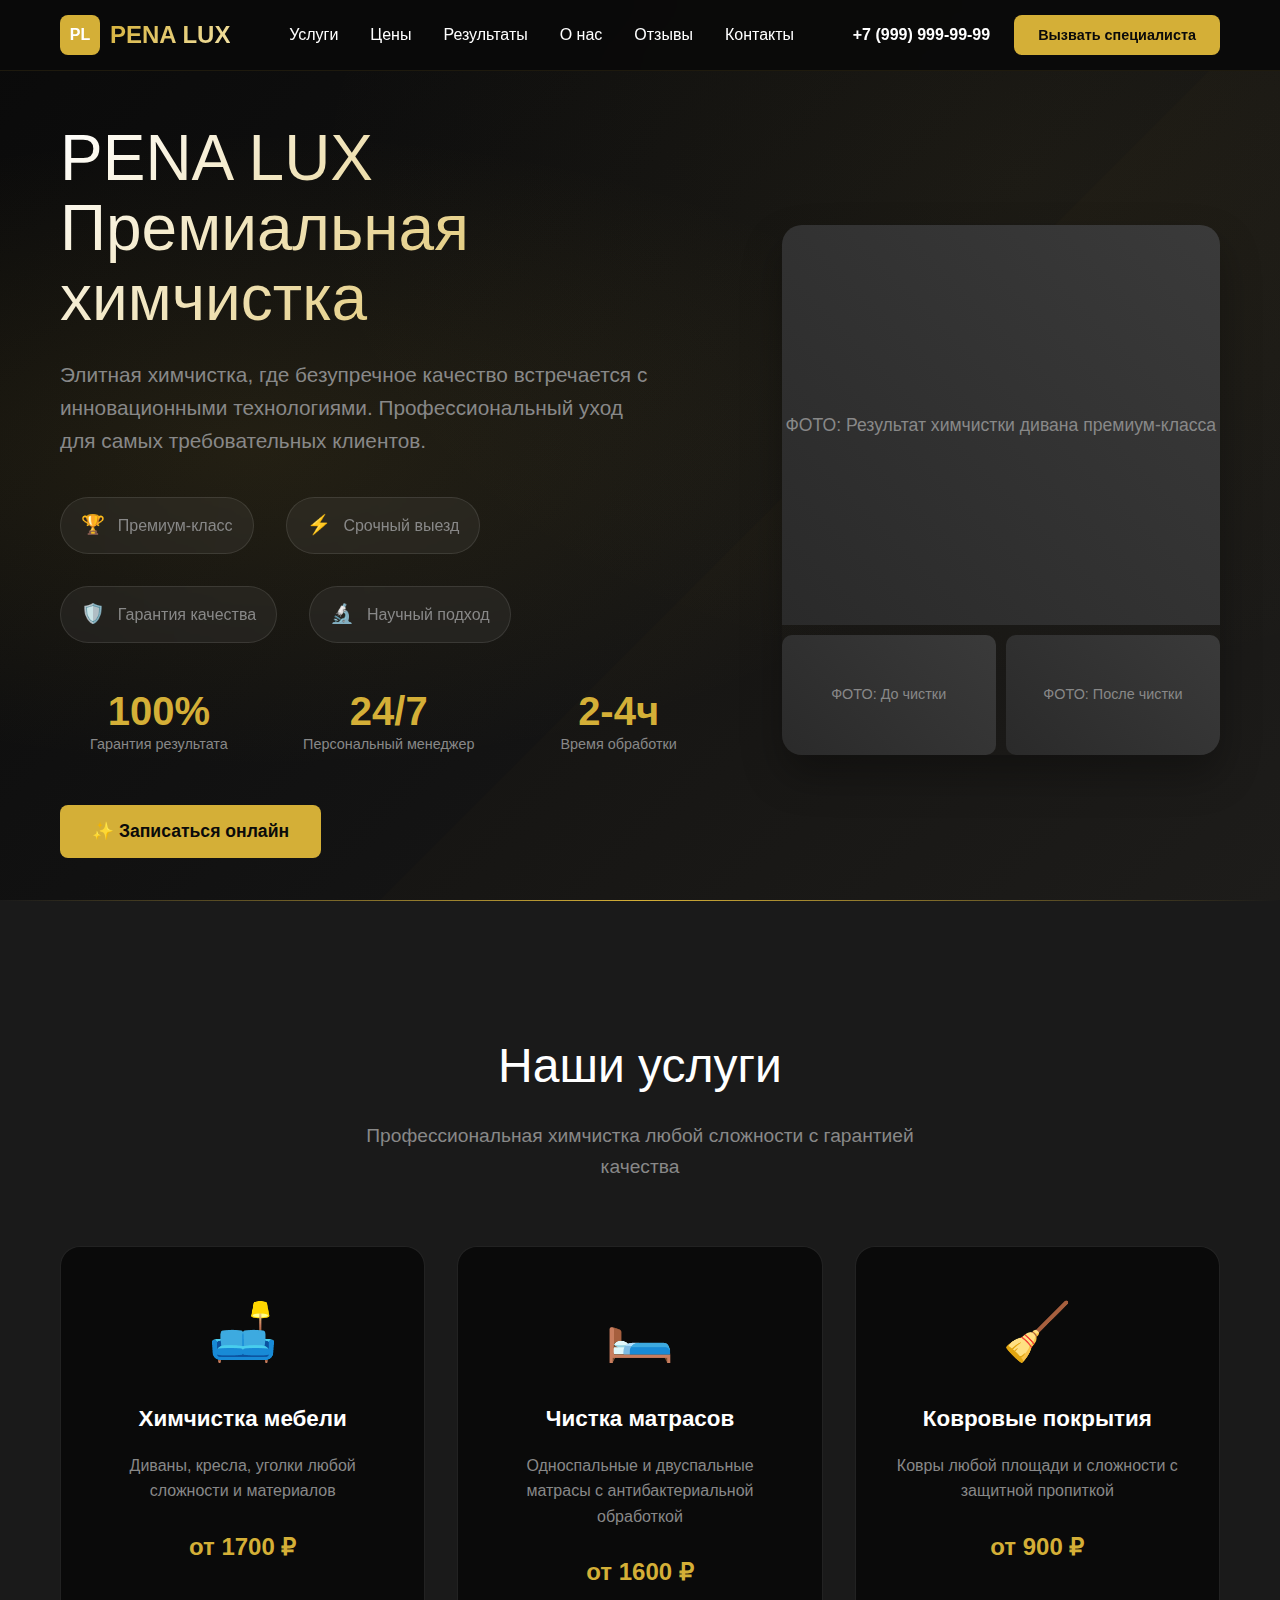
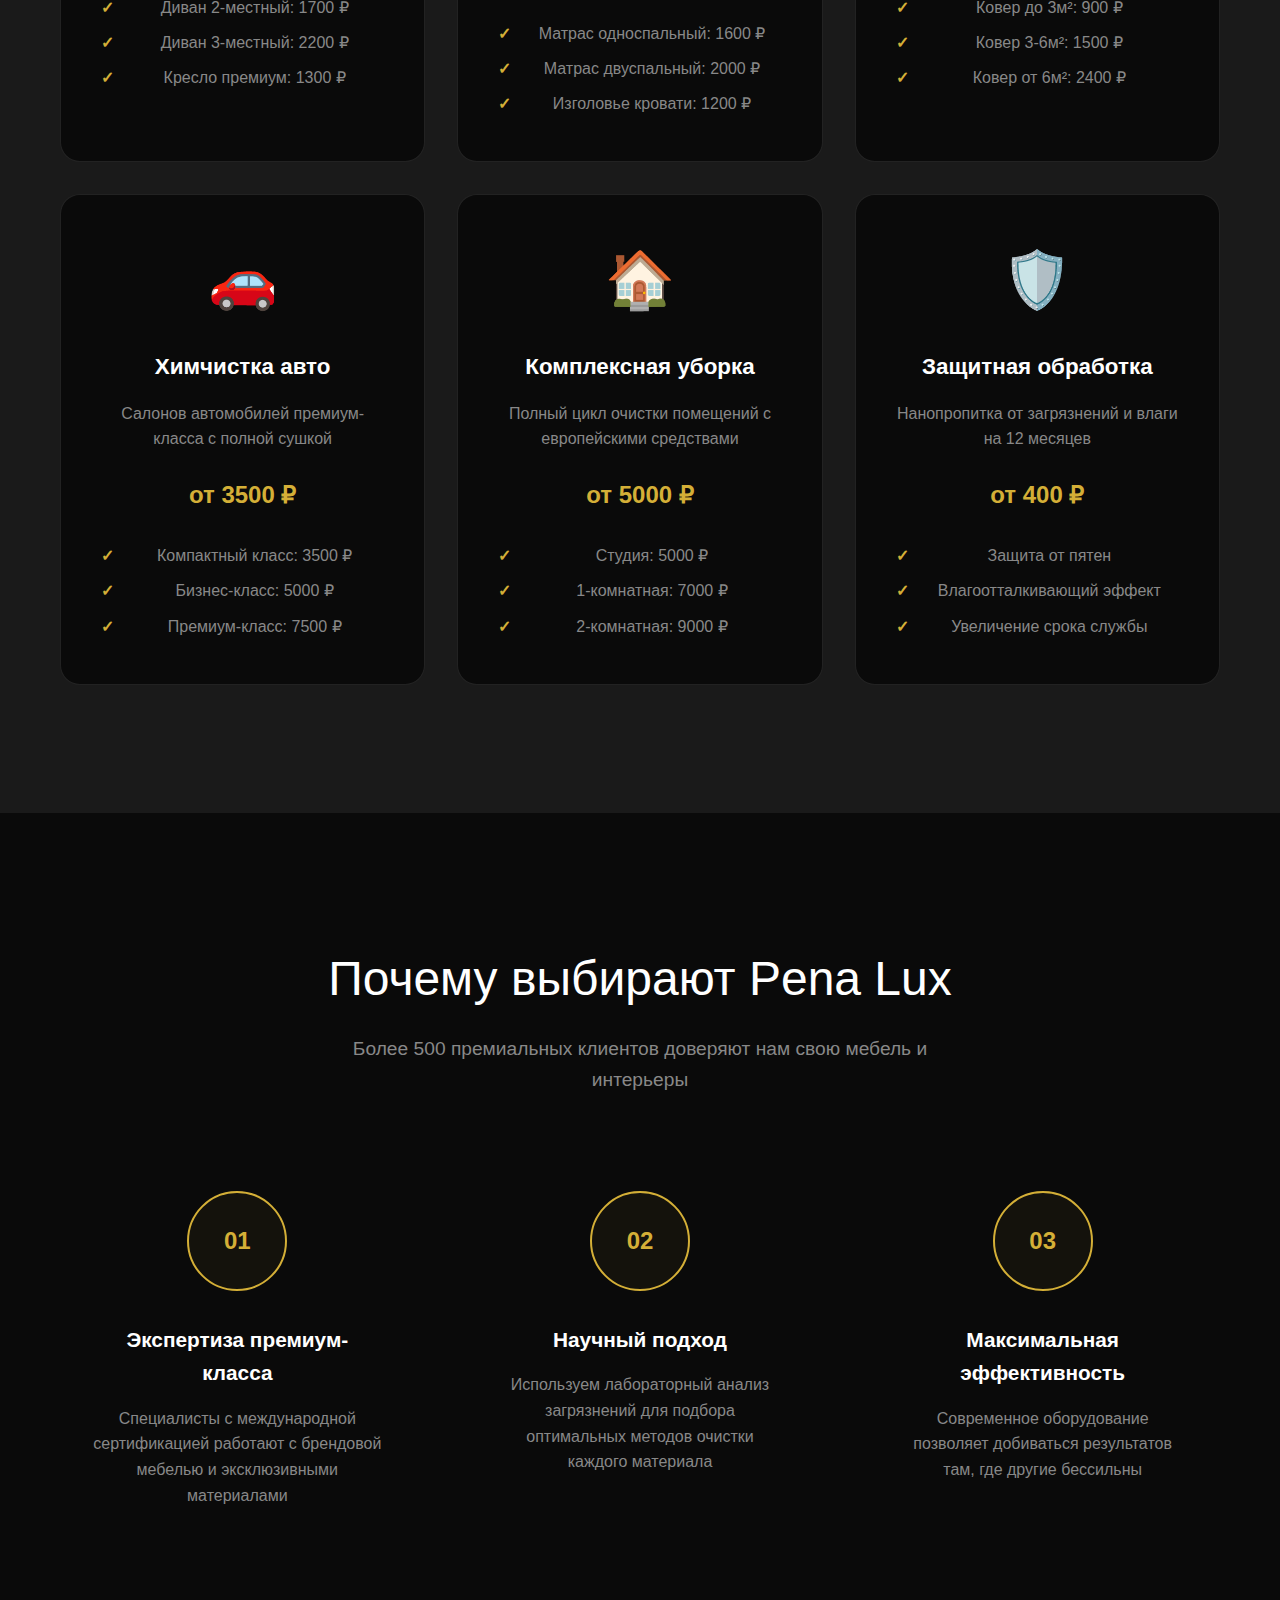
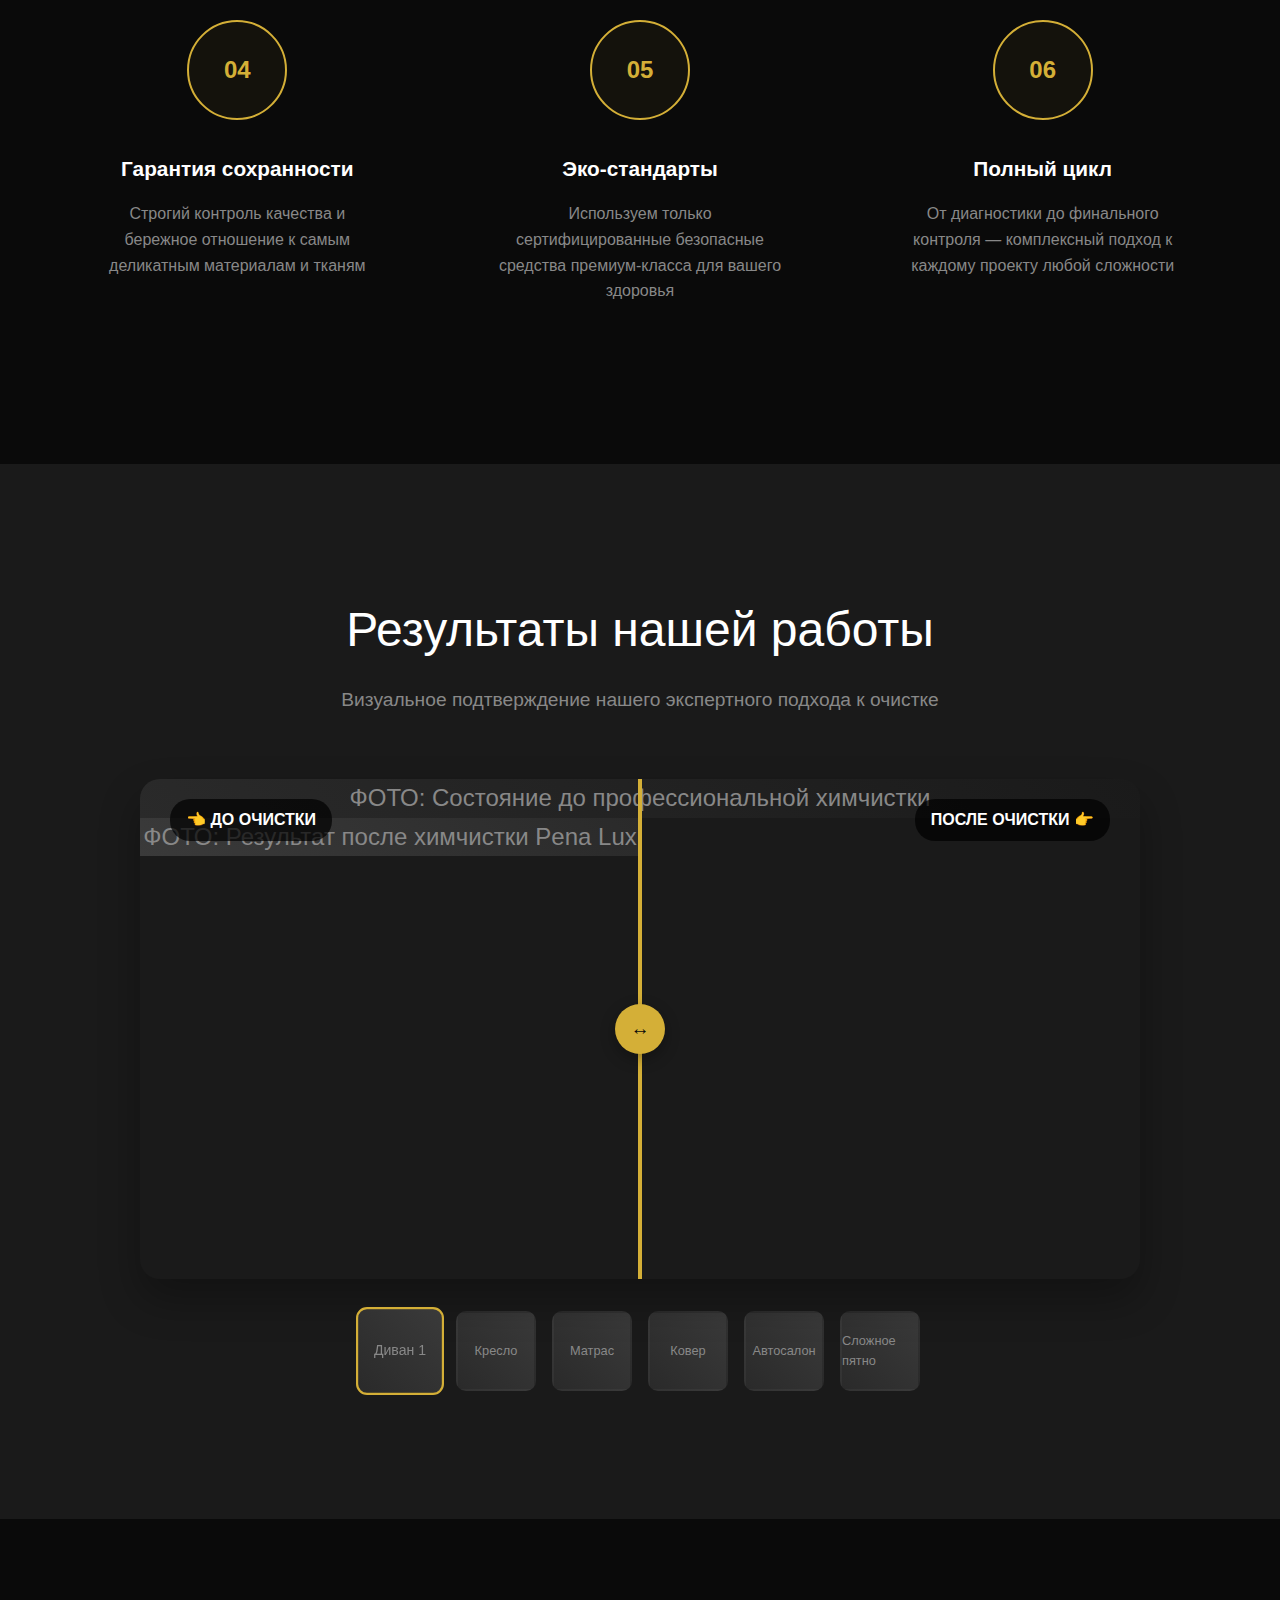
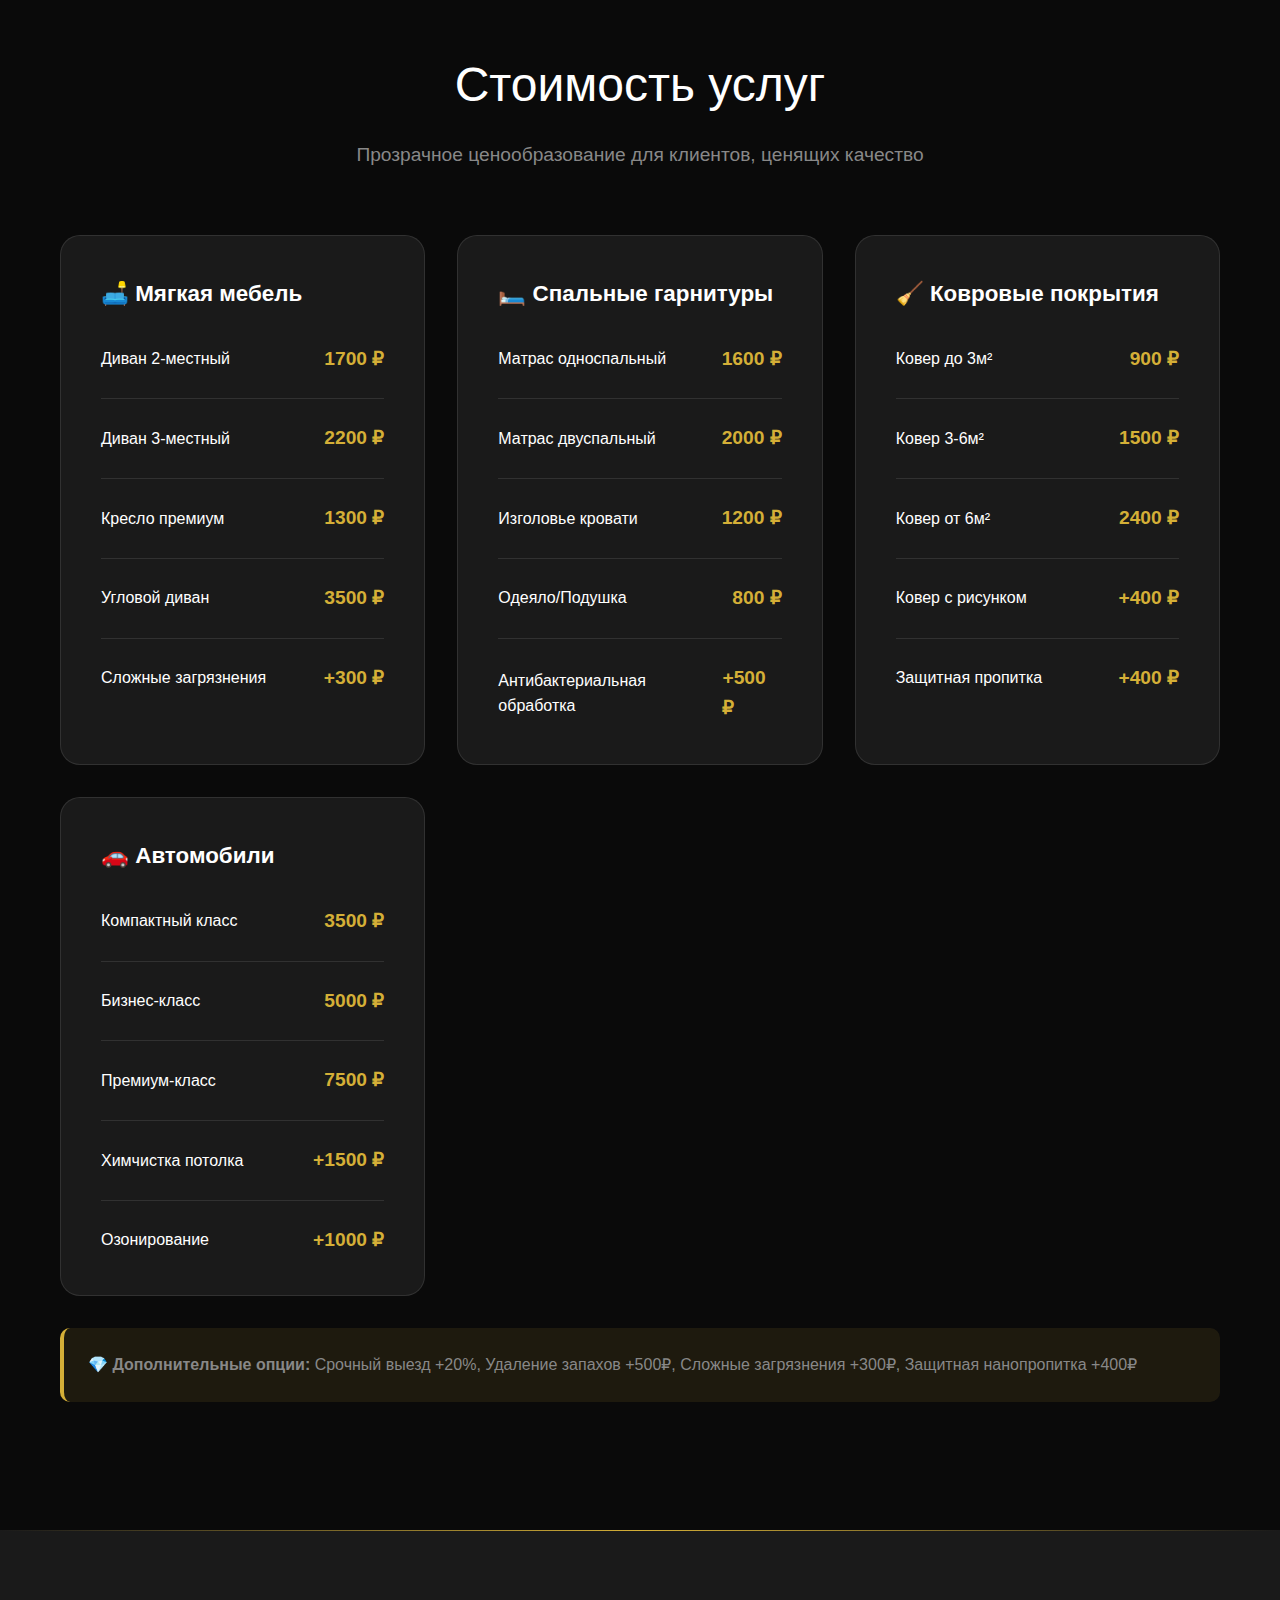
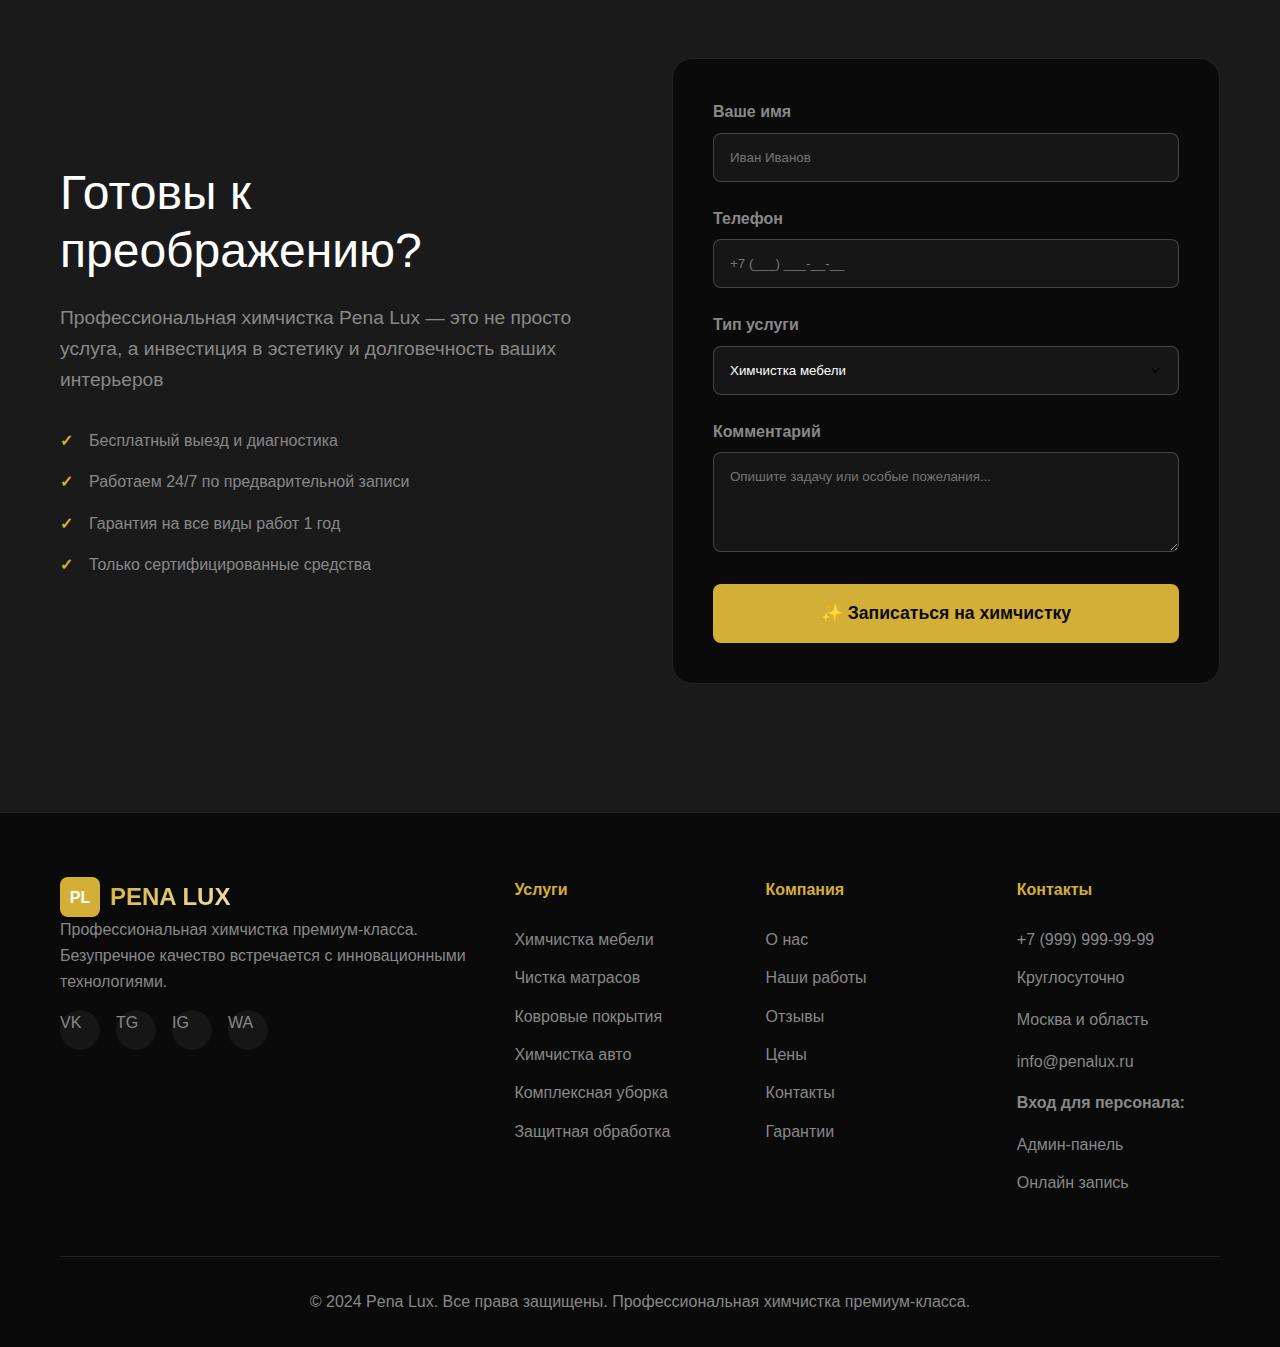
<file: index.html>
<!DOCTYPE html>
<html lang="ru">
<head>
    <meta charset="UTF-8">
    <meta name="viewport" content="width=device-width, initial-scale=1.0">
    <title>Pena Lux - Профессиональная химчистка премиум-класса</title>
    <link rel="stylesheet" href="style.css">
</head>
<body>
    <!-- Floating decorative elements -->
    <div class="floating-element"></div>
    <div class="floating-element"></div>
    <div class="floating-element"></div>
    <div class="particle"></div>
    <div class="particle"></div>
    <div class="particle"></div>

    <!-- Header -->
    <header class="header">
        <div class="container">
            <div class="header__inner">
                <div class="logo">
                    <div class="logo-icon">PL</div>
                    <div class="logo-text">PENA LUX</div>
                </div>
                <nav class="header__nav">
                    <a href="#services">Услуги</a>
                    <a href="#pricing">Цены</a>
                    <a href="#results">Результаты</a>
                    <a href="#about">О нас</a>
                    <a href="#reviews">Отзывы</a>
                    <a href="#contacts">Контакты</a>
                </nav>
                <div class="header__right">
                    <a href="tel:+79999999999" class="header__phone">+7 (999) 999-99-99</a>
                    <button class="btn btn--primary">Вызвать специалиста</button>
                </div>
            </div>
        </div>
    </header>

    <!-- Hero Banner -->
    <section class="hero-banner">
        <div class="container">
            <div class="hero-banner__content">
                <div class="hero-banner__text">
                    <h1>PENA LUX<br>Премиальная химчистка</h1>
                    <p class="hero-subtitle">Элитная химчистка, где безупречное качество встречается с инновационными технологиями. Профессиональный уход для самых требовательных клиентов.</p>
                    
                    <div class="hero-features">
                        <div class="feature">
                            <span class="feature-icon">🏆</span>
                            <span>Премиум-класс</span>
                        </div>
                        <div class="feature">
                            <span class="feature-icon">⚡</span>
                            <span>Срочный выезд</span>
                        </div>
                        <div class="feature">
                            <span class="feature-icon">🛡️</span>
                            <span>Гарантия качества</span>
                        </div>
                        <div class="feature">
                            <span class="feature-icon">🔬</span>
                            <span>Научный подход</span>
                        </div>
                    </div>

                    <div class="hero-stats">
                        <div class="stat">
                            <span class="stat-number">100%</span>
                            <span class="stat-label">Гарантия результата</span>
                        </div>
                        <div class="stat">
                            <span class="stat-number">24/7</span>
                            <span class="stat-label">Персональный менеджер</span>
                        </div>
                        <div class="stat">
                            <span class="stat-number">2-4ч</span>
                            <span class="stat-label">Время обработки</span>
                        </div>
                    </div>

                    <button class="btn btn--large">✨ Записаться онлайн</button>
                </div>
                <div class="hero-banner__image">
                    <div class="image-showcase">
                        <div class="main-image">
                            ФОТО: Результат химчистки дивана премиум-класса
                        </div>
                        <div class="image-grid">
                            <div class="grid-image">ФОТО: До чистки</div>
                            <div class="grid-image">ФОТО: После чистки</div>
                        </div>
                    </div>
                </div>
            </div>
        </div>
    </section>

    <!-- Services -->
    <section id="services" class="services">
        <div class="container">
            <h2 class="section-title">Наши услуги</h2>
            <p class="section-subtitle">Профессиональная химчистка любой сложности с гарантией качества</p>
            
            <div class="services-grid">
                <div class="service-card">
                    <div class="service-icon">🛋️</div>
                    <h3>Химчистка мебели</h3>
                    <p>Диваны, кресла, уголки любой сложности и материалов</p>
                    <span class="service-price">от 1700 ₽</span>
                    <ul class="service-features">
                        <li>Диван 2-местный: 1700 ₽</li>
                        <li>Диван 3-местный: 2200 ₽</li>
                        <li>Кресло премиум: 1300 ₽</li>
                    </ul>
                </div>
                
                <div class="service-card">
                    <div class="service-icon">🛏️</div>
                    <h3>Чистка матрасов</h3>
                    <p>Односпальные и двуспальные матрасы с антибактериальной обработкой</p>
                    <span class="service-price">от 1600 ₽</span>
                    <ul class="service-features">
                        <li>Матрас односпальный: 1600 ₽</li>
                        <li>Матрас двуспальный: 2000 ₽</li>
                        <li>Изголовье кровати: 1200 ₽</li>
                    </ul>
                </div>
                
                <div class="service-card">
                    <div class="service-icon">🧹</div>
                    <h3>Ковровые покрытия</h3>
                    <p>Ковры любой площади и сложности с защитной пропиткой</p>
                    <span class="service-price">от 900 ₽</span>
                    <ul class="service-features">
                        <li>Ковер до 3м²: 900 ₽</li>
                        <li>Ковер 3-6м²: 1500 ₽</li>
                        <li>Ковер от 6м²: 2400 ₽</li>
                    </ul>
                </div>

                <div class="service-card">
                    <div class="service-icon">🚗</div>
                    <h3>Химчистка авто</h3>
                    <p>Салонов автомобилей премиум-класса с полной сушкой</p>
                    <span class="service-price">от 3500 ₽</span>
                    <ul class="service-features">
                        <li>Компактный класс: 3500 ₽</li>
                        <li>Бизнес-класс: 5000 ₽</li>
                        <li>Премиум-класс: 7500 ₽</li>
                    </ul>
                </div>

                <div class="service-card">
                    <div class="service-icon">🏠</div>
                    <h3>Комплексная уборка</h3>
                    <p>Полный цикл очистки помещений с европейскими средствами</p>
                    <span class="service-price">от 5000 ₽</span>
                    <ul class="service-features">
                        <li>Студия: 5000 ₽</li>
                        <li>1-комнатная: 7000 ₽</li>
                        <li>2-комнатная: 9000 ₽</li>
                    </ul>
                </div>

                <div class="service-card">
                    <div class="service-icon">🛡️</div>
                    <h3>Защитная обработка</h3>
                    <p>Нанопропитка от загрязнений и влаги на 12 месяцев</p>
                    <span class="service-price">от 400 ₽</span>
                    <ul class="service-features">
                        <li>Защита от пятен</li>
                        <li>Влагоотталкивающий эффект</li>
                        <li>Увеличение срока службы</li>
                    </ul>
                </div>
            </div>
        </div>
    </section>

    <!-- Why Us -->
    <section class="why-us">
        <div class="container">
            <h2 class="section-title">Почему выбирают Pena Lux</h2>
            <p class="section-subtitle">Более 500 премиальных клиентов доверяют нам свою мебель и интерьеры</p>
            
            <div class="features-grid">
                <div class="feature-item">
                    <div class="feature-circle">
                        <span class="feature-number">01</span>
                    </div>
                    <h4>Экспертиза премиум-класса</h4>
                    <p>Специалисты с международной сертификацией работают с брендовой мебелью и эксклюзивными материалами</p>
                </div>
                
                <div class="feature-item">
                    <div class="feature-circle">
                        <span class="feature-number">02</span>
                    </div>
                    <h4>Научный подход</h4>
                    <p>Используем лабораторный анализ загрязнений для подбора оптимальных методов очистки каждого материала</p>
                </div>
                
                <div class="feature-item">
                    <div class="feature-circle">
                        <span class="feature-number">03</span>
                    </div>
                    <h4>Максимальная эффективность</h4>
                    <p>Современное оборудование позволяет добиваться результатов там, где другие бессильны</p>
                </div>
                
                <div class="feature-item">
                    <div class="feature-circle">
                        <span class="feature-number">04</span>
                    </div>
                    <h4>Гарантия сохранности</h4>
                    <p>Строгий контроль качества и бережное отношение к самым деликатным материалам и тканям</p>
                </div>

                <div class="feature-item">
                    <div class="feature-circle">
                        <span class="feature-number">05</span>
                    </div>
                    <h4>Эко-стандарты</h4>
                    <p>Используем только сертифицированные безопасные средства премиум-класса для вашего здоровья</p>
                </div>

                <div class="feature-item">
                    <div class="feature-circle">
                        <span class="feature-number">06</span>
                    </div>
                    <h4>Полный цикл</h4>
                    <p>От диагностики до финального контроля — комплексный подход к каждому проекту любой сложности</p>
                </div>
            </div>
        </div>
    </section>

    <!-- Results Gallery -->
    <section id="results" class="results-gallery">
        <div class="container">
            <h2 class="section-title">Результаты нашей работы</h2>
            <p class="section-subtitle">Визуальное подтверждение нашего экспертного подхода к очистке</p>
            
            <div class="gallery-container">
                <div class="comparison-slider">
                    <div class="before-image">
                        ФОТО: Состояние до профессиональной химчистки
                    </div>
                    <div class="after-image">
                        ФОТО: Результат после химчистки Pena Lux
                    </div>
                    <div class="slider-handle"></div>
                    <div class="slider-labels">
                        <div class="slider-label">👈 ДО ОЧИСТКИ</div>
                        <div class="slider-label">ПОСЛЕ ОЧИСТКИ 👉</div>
                    </div>
                </div>
                
                <div class="gallery-thumbnails">
                    <div class="thumbnail active">Диван 1</div>
                    <div class="thumbnail">Кресло</div>
                    <div class="thumbnail">Матрас</div>
                    <div class="thumbnail">Ковер</div>
                    <div class="thumbnail">Автосалон</div>
                    <div class="thumbnail">Сложное пятно</div>
                </div>
            </div>
        </div>
    </section>

    <!-- Pricing -->
    <section id="pricing" class="pricing">
        <div class="container">
            <h2 class="section-title">Стоимость услуг</h2>
            <p class="section-subtitle">Прозрачное ценообразование для клиентов, ценящих качество</p>
            
            <div class="pricing-table">
                <div class="pricing-category">
                    <h3>🛋️ Мягкая мебель</h3>
                    <div class="price-list">
                        <div class="price-item">
                            <span>Диван 2-местный</span>
                            <span class="price">1700 ₽</span>
                        </div>
                        <div class="price-item">
                            <span>Диван 3-местный</span>
                            <span class="price">2200 ₽</span>
                        </div>
                        <div class="price-item">
                            <span>Кресло премиум</span>
                            <span class="price">1300 ₽</span>
                        </div>
                        <div class="price-item">
                            <span>Угловой диван</span>
                            <span class="price">3500 ₽</span>
                        </div>
                        <div class="price-item">
                            <span>Сложные загрязнения</span>
                            <span class="price">+300 ₽</span>
                        </div>
                    </div>
                </div>
                
                <div class="pricing-category">
                    <h3>🛏️ Спальные гарнитуры</h3>
                    <div class="price-list">
                        <div class="price-item">
                            <span>Матрас односпальный</span>
                            <span class="price">1600 ₽</span>
                        </div>
                        <div class="price-item">
                            <span>Матрас двуспальный</span>
                            <span class="price">2000 ₽</span>
                        </div>
                        <div class="price-item">
                            <span>Изголовье кровати</span>
                            <span class="price">1200 ₽</span>
                        </div>
                        <div class="price-item">
                            <span>Одеяло/Подушка</span>
                            <span class="price">800 ₽</span>
                        </div>
                        <div class="price-item">
                            <span>Антибактериальная обработка</span>
                            <span class="price">+500 ₽</span>
                        </div>
                    </div>
                </div>
                
                <div class="pricing-category">
                    <h3>🧹 Ковровые покрытия</h3>
                    <div class="price-list">
                        <div class="price-item">
                            <span>Ковер до 3м²</span>
                            <span class="price">900 ₽</span>
                        </div>
                        <div class="price-item">
                            <span>Ковер 3-6м²</span>
                            <span class="price">1500 ₽</span>
                        </div>
                        <div class="price-item">
                            <span>Ковер от 6м²</span>
                            <span class="price">2400 ₽</span>
                        </div>
                        <div class="price-item">
                            <span>Ковер с рисунком</span>
                            <span class="price">+400 ₽</span>
                        </div>
                        <div class="price-item">
                            <span>Защитная пропитка</span>
                            <span class="price">+400 ₽</span>
                        </div>
                    </div>
                </div>

                <div class="pricing-category">
                    <h3>🚗 Автомобили</h3>
                    <div class="price-list">
                        <div class="price-item">
                            <span>Компактный класс</span>
                            <span class="price">3500 ₽</span>
                        </div>
                        <div class="price-item">
                            <span>Бизнес-класс</span>
                            <span class="price">5000 ₽</span>
                        </div>
                        <div class="price-item">
                            <span>Премиум-класс</span>
                            <span class="price">7500 ₽</span>
                        </div>
                        <div class="price-item">
                            <span>Химчистка потолка</span>
                            <span class="price">+1500 ₽</span>
                        </div>
                        <div class="price-item">
                            <span>Озонирование</span>
                            <span class="price">+1000 ₽</span>
                        </div>
                    </div>
                </div>
            </div>

            <div class="price-note">
                <p>💎 <strong>Дополнительные опции:</strong> Срочный выезд +20%, Удаление запахов +500₽, Сложные загрязнения +300₽, Защитная нанопропитка +400₽</p>
            </div>
        </div>
    </section>

    <!-- CTA Form -->
    <section class="cta-form">
        <div class="container">
            <div class="cta-content">
                <div class="cta-text">
                    <h2>Готовы к преображению?</h2>
                    <p>Профессиональная химчистка Pena Lux — это не просто услуга, а инвестиция в эстетику и долговечность ваших интерьеров</p>
                    
                    <div class="cta-features">
                        <div class="cta-feature">Бесплатный выезд и диагностика</div>
                        <div class="cta-feature">Работаем 24/7 по предварительной записи</div>
                        <div class="cta-feature">Гарантия на все виды работ 1 год</div>
                        <div class="cta-feature">Только сертифицированные средства</div>
                    </div>
                </div>
                <div class="booking-form">
                    <div class="form-group">
                        <label class="form-label">Ваше имя</label>
                        <input type="text" class="form-input" placeholder="Иван Иванов">
                    </div>
                    <div class="form-group">
                        <label class="form-label">Телефон</label>
                        <input type="tel" class="form-input" placeholder="+7 (___) ___-__-__">
                    </div>
                    <div class="form-group">
                        <label class="form-label">Тип услуги</label>
                        <select class="form-select">
                            <option>Химчистка мебели</option>
                            <option>Чистка матрасов</option>
                            <option>Ковровые покрытия</option>
                            <option>Химчистка авто</option>
                            <option>Комплексная уборка</option>
                            <option>Консультация</option>
                        </select>
                    </div>
                    <div class="form-group">
                        <label class="form-label">Комментарий</label>
                        <textarea class="form-textarea" placeholder="Опишите задачу или особые пожелания..."></textarea>
                    </div>
                    <button type="submit" class="form-submit">✨ Записаться на химчистку</button>
                </div>
            </div>
        </div>
    </section>

    <!-- Footer -->
    <footer class="footer">
        <div class="container">
            <div class="footer-content">
                <div class="footer-col">
                    <div class="logo">
                        <div class="logo-icon">PL</div>
                        <div class="logo-text">PENA LUX</div>
                    </div>
                    <p>Профессиональная химчистка премиум-класса. Безупречное качество встречается с инновационными технологиями.</p>
                    <div class="social-links">
                        <a href="#" class="social-link">VK</a>
                        <a href="#" class="social-link">TG</a>
                        <a href="#" class="social-link">IG</a>
                        <a href="#" class="social-link">WA</a>
                    </div>
                </div>
                <div class="footer-col">
                    <h4>Услуги</h4>
                    <a href="#services">Химчистка мебели</a>
                    <a href="#services">Чистка матрасов</a>
                    <a href="#services">Ковровые покрытия</a>
                    <a href="#services">Химчистка авто</a>
                    <a href="#services">Комплексная уборка</a>
                    <a href="#services">Защитная обработка</a>
                </div>
                <div class="footer-col">
                    <h4>Компания</h4>
                    <a href="#about">О нас</a>
                    <a href="#results">Наши работы</a>
                    <a href="#reviews">Отзывы</a>
                    <a href="#pricing">Цены</a>
                    <a href="#contacts">Контакты</a>
                    <a href="#guarantee">Гарантии</a>
                </div>
                <div class="footer-col">
                    <h4>Контакты</h4>
                    <a href="tel:+79999999999">+7 (999) 999-99-99</a>
                    <p>Круглосуточно</p>
                    <p>Москва и область</p>
                    <p>info@penalux.ru</p>
                    <div style="margin-top: 1rem;">
                        <p><strong>Вход для персонала:</strong></p>
                        <a href="admin.html">Админ-панель</a>
                        <a href="client-booking.html">Онлайн запись</a>
                    </div>
                </div>
            </div>
            <div class="footer-bottom">
                <p>© 2024 Pena Lux. Все права защищены. Профессиональная химчистка премиум-класса.</p>
            </div>
        </div>
    </footer>

    <script src="script.js"></script>
</body>
</html>
</file>
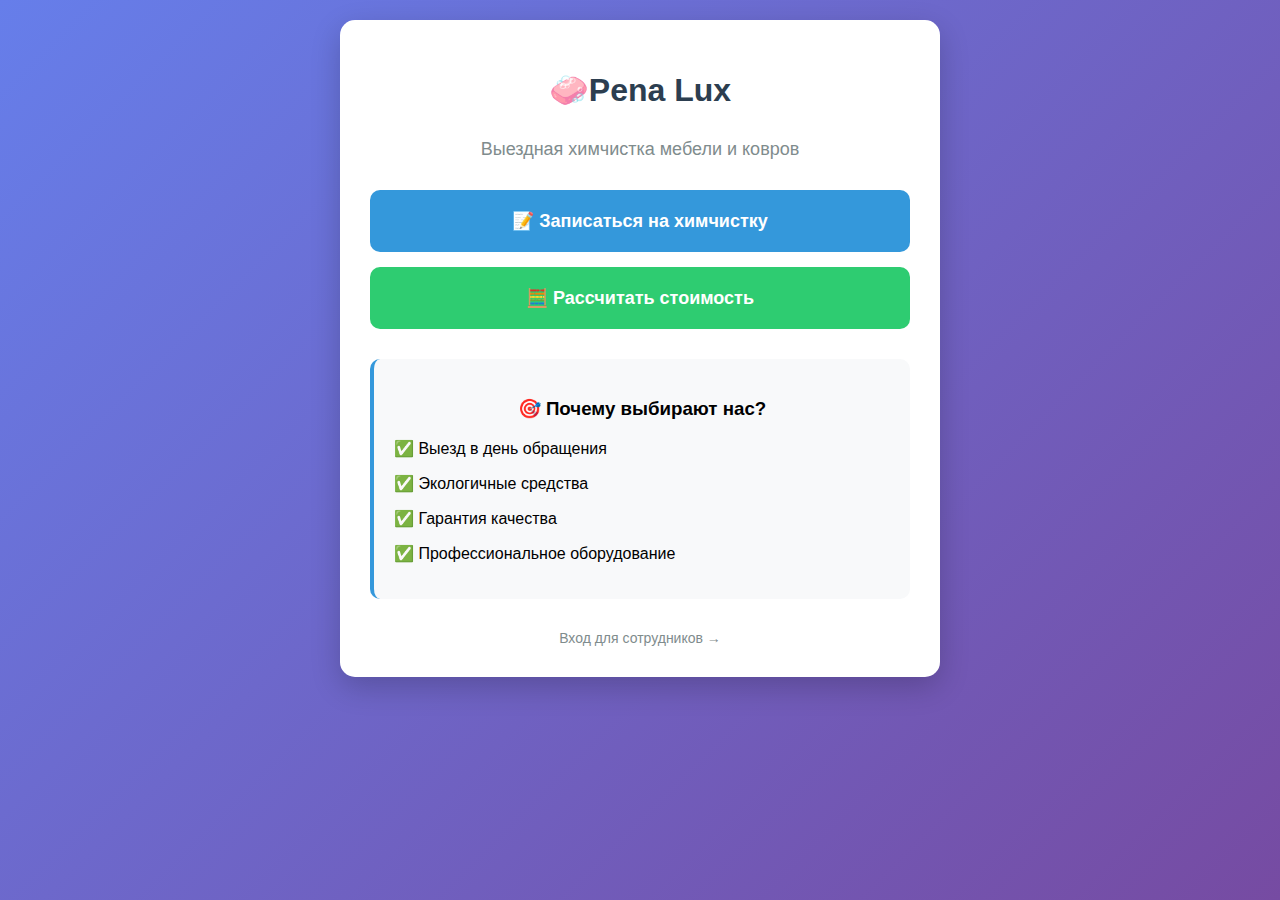
<file: cleaning-system/index.html>
<!DOCTYPE html>
<html lang="ru">
<head>
    <meta charset="UTF-8">
    <meta name="viewport" content="width=device-width, initial-scale=1.0">
    <title>Выездная химчистка - Онлайн запись</title>
    <link rel="stylesheet" href="assets/style.css">
</head>
<body>
    <div class="container">
        <div style="text-align: center; margin-bottom: 30px;">
            <h1>🧼Pena Lux </h1>
            <p style="color: #7f8c8d; font-size: 18px;">Выездная химчистка мебели и ковров</p>
        </div>
        
        <div class="nav-buttons">
            <a href="client-booking.html" class="btn btn-primary">📝 Записаться на химчистку</a>
            <a href="calc.html" class="btn btn-secondary">🧮 Рассчитать стоимость</a>
        </div>

        <div class="info-box" style="text-align: center;">
            <h3>🎯 Почему выбирают нас?</h3>
            <div style="text-align: left;">
                <p>✅ Выезд в день обращения</p>
                <p>✅ Экологичные средства</p>
                <p>✅ Гарантия качества</p>
                <p>✅ Профессиональное оборудование</p>
            </div>
        </div>

        <div style="margin-top: 30px; text-align: center;">
            <a href="admin.html" style="color: #7f8c8d; text-decoration: none; font-size: 14px;">
                Вход для сотрудников →
            </a>
        </div>
    </div>
</body>
</html>
</file>
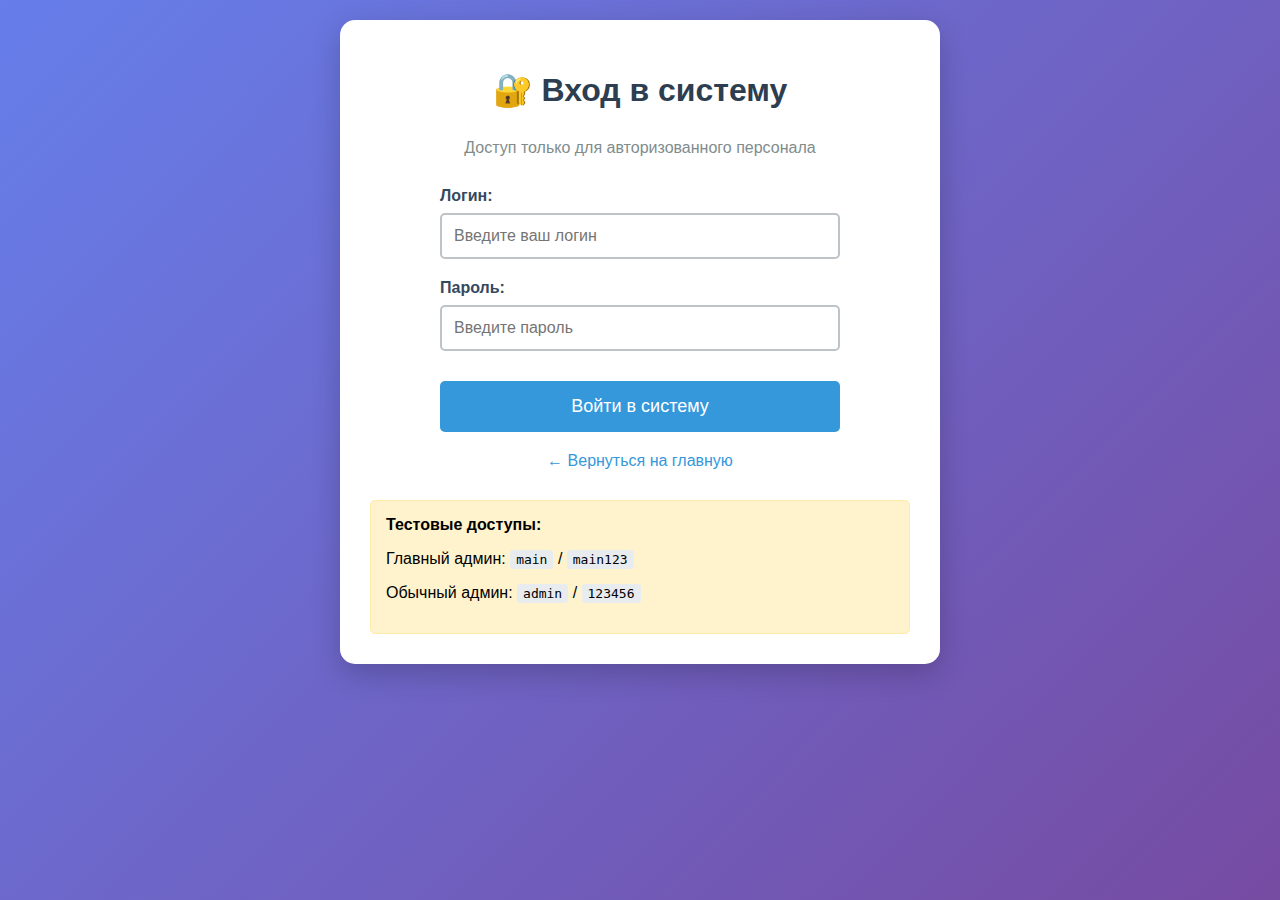
<file: admin.html>
<!DOCTYPE html>
<html lang="ru">
<head>
    <meta charset="UTF-8">
    <meta name="viewport" content="width=device-width, initial-scale=1.0">
    <title>Вход для администраторов</title>
    <link rel="stylesheet" href="assets/style.css">
    <style>
        .login-form {
            max-width: 400px;
            margin: 0 auto;
        }
        .form-group {
            margin-bottom: 20px;
        }
        .form-group label {
            display: block;
            margin-bottom: 8px;
            font-weight: bold;
            color: #34495e;
        }
        .form-group input {
            width: 100%;
            padding: 12px;
            border: 2px solid #bdc3c7;
            border-radius: 5px;
            font-size: 16px;
        }
        .login-btn {
            width: 100%;
            padding: 15px;
            background: #3498db;
            color: white;
            border: none;
            border-radius: 5px;
            font-size: 18px;
            cursor: pointer;
            margin-top: 10px;
        }
        .login-btn:hover {
            background: #2980b9;
        }
        .back-link {
            display: block;
            text-align: center;
            margin-top: 20px;
            color: #3498db;
            text-decoration: none;
        }
    </style>
</head>
<body>
    <div class="container">
        <div style="text-align: center; margin-bottom: 30px;">
            <h1>🔐 Вход в систему</h1>
            <p style="color: #7f8c8d;">Доступ только для авторизованного персонала</p>
        </div>

        <div class="login-form">
            <div class="form-group">
                <label for="login">Логин:</label>
                <input type="text" id="login" placeholder="Введите ваш логин">
            </div>
            
            <div class="form-group">
                <label for="password">Пароль:</label>
                <input type="password" id="password" placeholder="Введите пароль">
            </div>

            <button class="login-btn" onclick="login()">Войти в систему</button>

            <a href="index.html" class="back-link">← Вернуться на главную</a>
        </div>

        <div class="warning" style="margin-top: 30px;">
            <strong>Тестовые доступы:</strong>
            <p>Главный админ: <code>main</code> / <code>main123</code></p>
            <p>Обычный админ: <code>admin</code> / <code>123456</code></p>
        </div>
    </div>

    <script>
        function login() {
            const login = document.getElementById('login').value;
            const password = document.getElementById('password').value;
            
            const users = {
                'main': { password: 'main123', page: 'cabinet.html' },
                'admin': { password: '123456', page: 'cabinet.html' }
            };
            
            if (users[login] && users[login].password === password) {
                window.location.href = users[login].page;
            } else {
                alert('Неверный логин или пароль!');
            }
        }

        // Ввод по Enter
        document.getElementById('password').addEventListener('keypress', function(e) {
            if (e.key === 'Enter') {
                login();
            }
        });
    </script>
</body>
</html>
</file>
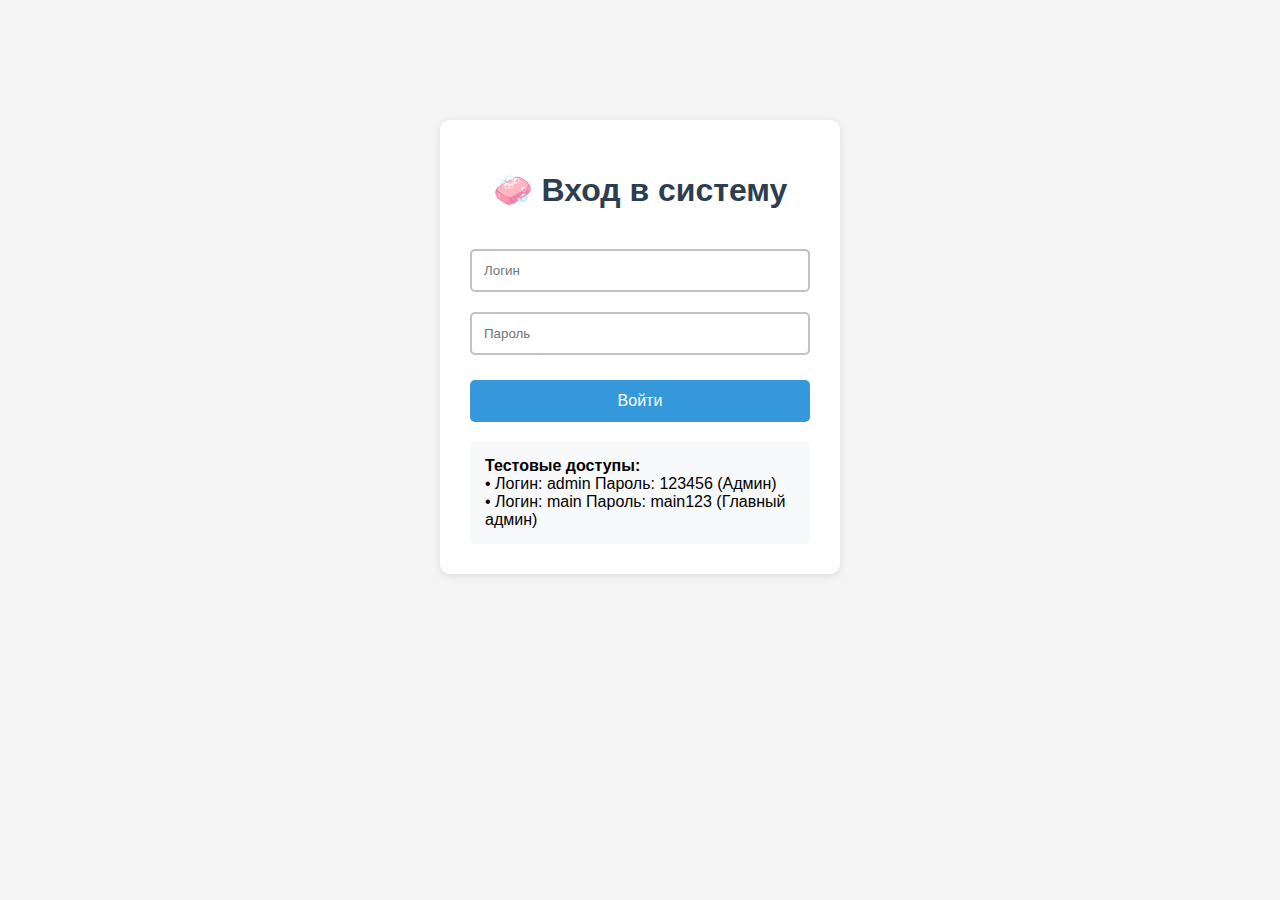
<file: cabinet.html>
<!DOCTYPE html>
<html lang="ru">
<head>
    <meta charset="UTF-8">
    <meta name="viewport" content="width=device-width, initial-scale=1.0">
    <title>Личный кабинет - Химчистка</title>
    <style>
        * {
            box-sizing: border-box;
            font-family: Arial, sans-serif;
        }
        body {
            margin: 0;
            padding: 20px;
            background-color: #f5f5f5;
        }
        .login-container {
            max-width: 400px;
            margin: 100px auto;
            background: white;
            padding: 30px;
            border-radius: 10px;
            box-shadow: 0 2px 10px rgba(0,0,0,0.1);
            text-align: center;
        }
        .container {
            max-width: 1400px;
            margin: 0 auto;
            background: white;
            padding: 20px;
            border-radius: 10px;
            box-shadow: 0 2px 10px rgba(0,0,0,0.1);
        }
        h1 {
            color: #2c3e50;
            text-align: center;
            margin-bottom: 30px;
        }
        .header {
            display: flex;
            justify-content: space-between;
            align-items: center;
            margin-bottom: 20px;
            padding-bottom: 10px;
            border-bottom: 2px solid #ecf0f1;
        }
        .user-info {
            display: flex;
            align-items: center;
            gap: 15px;
        }
        .dashboard {
            display: grid;
            grid-template-columns: 2fr 1fr;
            gap: 20px;
            margin-bottom: 30px;
        }
        .stats {
            display: flex;
            gap: 15px;
            flex-wrap: wrap;
        }
        .stat-card {
            flex: 1;
            min-width: 150px;
            padding: 15px;
            background: #3498db;
            color: white;
            border-radius: 5px;
            text-align: center;
        }
        .stat-card.green { background: #2ecc71; }
        .stat-card.orange { background: #e67e22; }
        .stat-card.red { background: #e74c3c; }
        .calendar-sidebar {
            background: #ecf0f1;
            padding: 15px;
            border-radius: 5px;
        }
        .filters {
            margin: 20px 0;
            padding: 15px;
            background: #ecf0f1;
            border-radius: 5px;
        }
        table {
            width: 100%;
            border-collapse: collapse;
            margin-top: 20px;
        }
        th, td {
            padding: 12px;
            text-align: left;
            border-bottom: 1px solid #ddd;
        }
        th {
            background: #34495e;
            color: white;
        }
        tr:hover {
            background: #f5f5f5;
        }
        .status-new { background: #ffeaa7; }
        .status-confirmed { background: #81ecec; }
        .status-in_progress { background: #74b9ff; }
        .status-completed { background: #55efc4; }
        .client-comment {
            max-width: 200px;
            white-space: nowrap;
            overflow: hidden;
            text-overflow: ellipsis;
        }
        .btn {
            padding: 5px 10px;
            border: none;
            border-radius: 3px;
            cursor: pointer;
            margin: 2px;
        }
        .btn-edit { background: #3498db; color: white; }
        .btn-delete { background: #e74c3c; color: white; }
        .login-btn {
            width: 100%;
            padding: 12px;
            background: #3498db;
            color: white;
            border: none;
            border-radius: 5px;
            font-size: 16px;
            cursor: pointer;
            margin-top: 15px;
        }
        
        /* Стили для календаря */
        .calendar {
            margin-top: 30px;
        }
        .calendar-header {
            display: flex;
            justify-content: space-between;
            align-items: center;
            margin-bottom: 20px;
        }
        .calendar-grid {
            display: grid;
            grid-template-columns: repeat(5, 1fr);
            gap: 10px;
        }
        .time-slot {
            padding: 15px;
            border-radius: 5px;
            text-align: center;
            cursor: pointer;
            transition: all 0.3s;
        }
        .slot-free { 
            background: #d5f4e6; 
            border: 2px solid #2ecc71;
        }
        .slot-busy { 
            background: #fadbd8; 
            border: 2px solid #e74c3c;
            cursor: not-allowed;
        }
        .slot-blocked { 
            background: #fdebd0; 
            border: 2px solid #e67e22;
        }
        .slot-selected { 
            background: #3498db; 
            color: white;
            border-color: #2980b9;
        }
        .time-slot:hover:not(.slot-busy) {
            transform: translateY(-2px);
            box-shadow: 0 2px 5px rgba(0,0,0,0.2);
        }
        .slot-info {
            font-size: 12px;
            margin-top: 5px;
            opacity: 0.8;
        }
        .hidden {
            display: none;
        }
        .admin-only {
            border-left: 3px solid #e74c3c;
            padding-left: 10px;
        }
    </style>
</head>
<body>
    <!-- Форма входа -->
    <div id="loginPage" class="login-container">
        <h1>🧼 Вход в систему</h1>
        <div class="form-group">
            <input type="text" id="login" placeholder="Логин" style="width: 100%; padding: 12px; margin: 10px 0; border: 2px solid #bdc3c7; border-radius: 5px;">
        </div>
        <div class="form-group">
            <input type="password" id="password" placeholder="Пароль" style="width: 100%; padding: 12px; margin: 10px 0; border: 2px solid #bdc3c7; border-radius: 5px;">
        </div>
        <button class="login-btn" onclick="login()">Войти</button>
        
        <div style="margin-top: 20px; padding: 15px; background: #f8f9fa; border-radius: 5px; text-align: left;">
            <strong>Тестовые доступы:</strong><br>
            • Логин: <code>admin</code> Пароль: <code>123456</code> (Админ)<br>
            • Логин: <code>main</code> Пароль: <code>main123</code> (Главный админ)
        </div>
    </div>

    <!-- Основной интерфейс -->
    <div id="mainPage" class="container hidden">
        <div class="header">
            <h1>🧼 Личный кабинет химчистки</h1>
            <div class="user-info">
                <span id="userRole">Загрузка...</span>
                <button class="btn" onclick="logout()" style="background: #95a5a6; color: white;">Выйти</button>
            </div>
        </div>
        
        <!-- Основная панель -->
        <div class="dashboard">
            <!-- Статистика -->
            <div class="stats">
                <div class="stat-card">Всего заявок: <span id="totalOrders">0</span></div>
                <div class="stat-card green">Выполнено: <span id="completedOrders">0</span></div>
                <div class="stat-card orange">В работе: <span id="progressOrders">0</span></div>
                <div class="stat-card red">Новых: <span id="newOrders">0</span></div>
            </div>

            <!-- Боковая панель календаря -->
            <div class="calendar-sidebar">
                <h3>Управление расписанием</h3>
                <div>
                    <strong>Дата:</strong>
                    <input type="date" id="calendarDate" value="2024-01-15">
                </div>
                <div style="margin-top: 10px;">
                    <button class="btn" onclick="blockSelectedSlots()">Заблокировать выбранные окна</button>
                    <button class="btn" onclick="unblockSelectedSlots()">Разблокировать</button>
                </div>
                <!-- Кнопки синхронизации -->
                <div style="margin-top: 15px;">
                    <button class="btn" onclick="publishCalendar()" style="background: #2ecc71; color: white;">📢 Опубликовать календарь</button>
                    <button class="btn" onclick="viewClientCalendar()" style="background: #3498db; color: white; margin-top: 5px;">👀 Посмотреть как клиент</button>
                    <button class="btn" onclick="loadClientOrders()" style="background: #9b59b6; color: white; margin-top: 5px;">🔄 Загрузить заявки клиентов</button>
                </div>
                
                <!-- НАСТРОЙКИ TELEGRAM (только для главного админа) -->
                <div id="telegramSettings" class="admin-only hidden" style="margin-top: 20px; padding: 15px; background: #fff3cd; border-radius: 5px;">
                    <h4>🔔 Настройки Telegram</h4>
                    <input type="text" id="telegramToken" placeholder="Токен бота" style="width: 100%; padding: 8px; margin: 5px 0; border: 1px solid #ccc; border-radius: 3px;">
                    <input type="text" id="telegramChatId" placeholder="ID чата" style="width: 100%; padding: 8px; margin: 5px 0; border: 1px solid #ccc; border-radius: 3px;">
                    <button class="btn" onclick="saveTelegramSettings()" style="background: #3498db; color: white; width: 100%; margin-top: 5px;">Сохранить</button>
                    <button class="btn" onclick="testTelegramNotification()" style="background: #2ecc71; color: white; width: 100%; margin-top: 5px;">Тест уведомления</button>
                </div>
            </div>
        </div>

        <!-- Календарь -->
        <div class="calendar">
            <div class="calendar-header">
                <h2>Расписание на <span id="currentDate">15 января 2024</span></h2>
            </div>
            <div class="calendar-grid" id="calendarGrid">
                <!-- Временные окна будут здесь -->
            </div>
        </div>

        <!-- Фильтры -->
        <div class="filters">
            <strong>Фильтры заявок:</strong>
            <select id="statusFilter">
                <option value="all">Все статусы</option>
                <option value="new">Новые</option>
                <option value="confirmed">Подтвержденные</option>
                <option value="in_progress">В работе</option>
                <option value="completed">Выполненные</option>
            </select>
        </div>

        <!-- Таблица заявок -->
        <table id="ordersTable">
            <thead>
                <tr>
                    <th>Дата</th>
                    <th>Клиент</th>
                    <th>Телефон</th>
                    <th>Адрес</th>
                    <th>Услуга</th>
                    <th>Комментарий</th>
                    <th>Время</th>
                    <th>Стоимость</th>
                    <th>Статус</th>
                    <th>Действия</th>
                </tr>
            </thead>
            <tbody id="ordersBody">
                <!-- Сюда будут добавляться заявки -->
            </tbody>
        </table>
    </div>

    <script>
        // База данных пользователей
        const users = {
            'main': {
                password: 'main123',
                role: 'main_admin',
                name: 'Главный администратор'
            },
            'admin': {
                password: '123456', 
                role: 'admin',
                name: 'Администратор'
            }
        };

        // Текущий пользователь
        let currentUser = null;

        // База данных заявок
        let orders = [
            {
                id: 1,
                date: "2024-01-15 14:30",
                client: {
                    name: "Иван Петров",
                    phone: "+79123456789",
                    address: "ул. Ленина, 15",
                    comment: "Есть пятно от вина на правой стороне, нужно уделить внимание"
                },
                order: {
                    product: "sofa_2",
                    product_name: "Диван 2-местный",
                    tariff: "premium",
                    extras: ["urgent", "stain"],
                    total: 3240
                },
                status: "new",
                time_slot: "13:00-15:00"
            }
        ];

        // База данных календаря
        let calendar = {
            "2024-01-15": {
                "09:00-11:00": { status: "free" },
                "11:00-13:00": { status: "busy", order_id: 1 },
                "13:00-15:00": { status: "busy", order_id: 1 },
                "15:00-17:00": { status: "free" },
                "17:00-19:00": { status: "blocked", reason: "Отдых" }
            }
        };

        // Настройки Telegram
        let telegramSettings = {
            token: '',
            chatId: ''
        };

        // Временные слоты
        const timeSlots = ["09:00-11:00", "11:00-13:00", "13:00-15:00", "15:00-17:00", "17:00-19:00"];
        let selectedSlots = [];

        // Загрузка данных при запуске
        document.addEventListener('DOMContentLoaded', function() {
            checkAuth();
            loadTelegramSettings();
        });

        // Проверка авторизации
        function checkAuth() {
            const savedUser = localStorage.getItem('currentUser');
            if (savedUser) {
                currentUser = JSON.parse(savedUser);
                showMainPage();
            } else {
                showLoginPage();
            }
        }

        // Показать страницу входа
        function showLoginPage() {
            document.getElementById('loginPage').classList.remove('hidden');
            document.getElementById('mainPage').classList.add('hidden');
        }

        // Показать основную страницу
        function showMainPage() {
            document.getElementById('loginPage').classList.add('hidden');
            document.getElementById('mainPage').classList.remove('hidden');
            
            document.getElementById('userRole').textContent = 
                `${currentUser.name} (${currentUser.role === 'main_admin' ? 'Главный админ' : 'Админ'})`;
            
            // Показываем/скрываем функции в зависимости от роли
            if (currentUser.role === 'main_admin') {
                document.getElementById('telegramSettings').classList.remove('hidden');
            }
            
            loadOrders();
            updateStats();
            loadCalendar();
            setupEventListeners();
            loadClientOrders();
        }

        // Вход в систему
        function login() {
            const login = document.getElementById('login').value;
            const password = document.getElementById('password').value;
            
            if (users[login] && users[login].password === password) {
                currentUser = {
                    login: login,
                    name: users[login].name,
                    role: users[login].role
                };
                
                localStorage.setItem('currentUser', JSON.stringify(currentUser));
                showMainPage();
            } else {
                alert('Неверный логин или пароль!');
            }
        }

        // Выход из системы
        function logout() {
            currentUser = null;
            localStorage.removeItem('currentUser');
            showLoginPage();
        }

        // Загрузка настроек Telegram
        function loadTelegramSettings() {
            const saved = localStorage.getItem('telegramSettings');
            if (saved) {
                telegramSettings = JSON.parse(saved);
                document.getElementById('telegramToken').value = telegramSettings.token || '';
                document.getElementById('telegramChatId').value = telegramSettings.chatId || '';
            }
        }

        // Сохранение настроек Telegram
        function saveTelegramSettings() {
            telegramSettings.token = document.getElementById('telegramToken').value;
            telegramSettings.chatId = document.getElementById('telegramChatId').value;
            
            localStorage.setItem('telegramSettings', JSON.stringify(telegramSettings));
            alert('Настройки Telegram сохранены!');
        }

        // Тест уведомления в Telegram
        function testTelegramNotification() {
            if (!telegramSettings.token || !telegramSettings.chatId) {
                alert('Заполните токен и ID чата!');
                return;
            }
            
            sendTelegramNotification('🔔 Тестовое уведомление от системы химчистки!');
        }

        // Отправка уведомления в Telegram
        function sendTelegramNotification(message) {
            if (!telegramSettings.token || !telegramSettings.chatId) return;
            
            const url = `https://api.telegram.org/bot${telegramSettings.token}/sendMessage`;
            
            fetch(url, {
                method: 'POST',
                headers: {
                    'Content-Type': 'application/json',
                },
                body: JSON.stringify({
                    chat_id: telegramSettings.chatId,
                    text: message,
                    parse_mode: 'HTML'
                })
            })
            .then(response => response.json())
            .then(data => {
                if (data.ok) {
                    console.log('Уведомление отправлено в Telegram');
                } else {
                    console.error('Ошибка отправки в Telegram:', data);
                }
            })
            .catch(error => {
                console.error('Ошибка:', error);
            });
        }

        // Остальные функции (loadCalendar, loadOrders, etc.) остаются без изменений
        // ... [все предыдущие функции из старого кода] ...

        // Настройка обработчиков событий
        function setupEventListeners() {
            document.getElementById('calendarDate').addEventListener('change', loadCalendar);
            document.getElementById('statusFilter').addEventListener('change', loadOrders);
        }

        // Загрузка календаря
        function loadCalendar() {
            const date = document.getElementById('calendarDate').value;
            document.getElementById('currentDate').textContent = formatDate(date);
            
            const calendarGrid = document.getElementById('calendarGrid');
            calendarGrid.innerHTML = '';

            if (!calendar[date]) {
                calendar[date] = {};
                timeSlots.forEach(slot => {
                    calendar[date][slot] = { status: "free" };
                });
            }

            timeSlots.forEach(slot => {
                const slotData = calendar[date][slot];
                const slotElement = document.createElement('div');
                slotElement.className = `time-slot slot-${slotData.status} ${selectedSlots.includes(slot) ? 'slot-selected' : ''}`;
                slotElement.textContent = slot;
                
                const infoElement = document.createElement('div');
                infoElement.className = 'slot-info';
                
                if (slotData.status === 'busy' && slotData.order_id) {
                    const order = orders.find(o => o.id === slotData.order_id);
                    infoElement.textContent = order ? order.client.name : 'Занято';
                } else if (slotData.status === 'blocked') {
                    infoElement.textContent = slotData.reason || 'Заблокировано';
                } else {
                    infoElement.textContent = 'Свободно';
                }
                
                slotElement.appendChild(infoElement);
                
                if (slotData.status === 'free' || slotData.status === 'blocked') {
                    slotElement.addEventListener('click', () => toggleSlotSelection(slot));
                }
                
                calendarGrid.appendChild(slotElement);
            });
        }

        // Выбор/снятие выделения слота
        function toggleSlotSelection(slot) {
            const index = selectedSlots.indexOf(slot);
            if (index === -1) {
                selectedSlots.push(slot);
            } else {
                selectedSlots.splice(index, 1);
            }
            loadCalendar();
        }

        // Блокировка выбранных окон
        function blockSelectedSlots() {
            if (currentUser.role !== 'main_admin') {
                alert('Только главный администратор может блокировать окна!');
                return;
            }
            
            const date = document.getElementById('calendarDate').value;
            const reason = prompt('Причина блокировки (отдых, дела и т.д.):', 'Отдых');
            
            if (reason) {
                selectedSlots.forEach(slot => {
                    calendar[date][slot] = { status: "blocked", reason: reason };
                });
                selectedSlots = [];
                loadCalendar();
            }
        }

        // Разблокировка окон
        function unblockSelectedSlots() {
            if (currentUser.role !== 'main_admin') {
                alert('Только главный администратор может разблокировать окна!');
                return;
            }
            
            const date = document.getElementById('calendarDate').value;
            selectedSlots.forEach(slot => {
                calendar[date][slot] = { status: "free" };
            });
            selectedSlots = [];
            loadCalendar();
        }

        // Форматирование даты
        function formatDate(dateString) {
            const date = new Date(dateString);
            return date.toLocaleDateString('ru-RU', { 
                day: 'numeric', 
                month: 'long', 
                year: 'numeric' 
            });
        }

        // Загрузка заявок в таблицу
        function loadOrders() {
            const tbody = document.getElementById('ordersBody');
            tbody.innerHTML = '';

            const filter = document.getElementById('statusFilter').value;

            orders.forEach(order => {
                if (filter !== 'all' && order.status !== filter) return;

                const row = document.createElement('tr');
                row.className = `status-${order.status}`;
                
                row.innerHTML = `
                    <td>${order.date}</td>
                    <td>${order.client.name}</td>
                    <td>${order.client.phone}</td>
                    <td>${order.client.address}</td>
                    <td>${order.order.product_name}</td>
                    <td class="client-comment" title="${order.client.comment}">${order.client.comment}</td>
                    <td>${order.time_slot || 'Не назначено'}</td>
                    <td>${order.order.total} руб.</td>
                    <td>
                        <select onchange="changeStatus(${order.id}, this.value)">
                            <option value="new" ${order.status === 'new' ? 'selected' : ''}>Новый</option>
                            <option value="confirmed" ${order.status === 'confirmed' ? 'selected' : ''}>Подтвержден</option>
                            <option value="in_progress" ${order.status === 'in_progress' ? 'selected' : ''}>В работе</option>
                            <option value="completed" ${order.status === 'completed' ? 'selected' : ''}>Выполнен</option>
                        </select>
                    </td>
                    <td>
                        <button class="btn btn-edit" onclick="assignTimeSlot(${order.id})">⏰</button>
                        <button class="btn btn-edit" onclick="editOrder(${order.id})">✏️</button>
                        ${currentUser.role === 'main_admin' ? '<button class="btn btn-delete" onclick="deleteOrder(' + order.id + ')">🗑️</button>' : ''}
                    </td>
                `;
                
                tbody.appendChild(row);
            });
        }

        // Назначение времени заказу
        function assignTimeSlot(orderId) {
            const order = orders.find(o => o.id === orderId);
            if (!order) return;

            const date = prompt('Дата заказа (ГГГГ-ММ-ДД):', '2024-01-15');
            if (!date) return;

            const slot = prompt('Временное окно (например, 13:00-15:00):');
            if (!slot) return;

            if (!calendar[date]) {
                calendar[date] = {};
                timeSlots.forEach(s => {
                    calendar[date][s] = { status: "free" };
                });
            }

            if (order.time_slot) {
                const oldDate = order.date.split(' ')[0];
                if (calendar[oldDate] && calendar[oldDate][order.time_slot]) {
                    calendar[oldDate][order.time_slot] = { status: "free" };
                }
            }

            calendar[date][slot] = { status: "busy", order_id: orderId };
            order.time_slot = slot;
            order.date = date + ' ' + order.date.split(' ')[1];

            loadOrders();
            loadCalendar();
            alert(`Время назначено: ${date} ${slot}`);
        }

        // Обновление статистики
        function updateStats() {
            const total = orders.length;
            const completed = orders.filter(o => o.status === 'completed').length;
            const progress = orders.filter(o => o.status === 'in_progress').length;
            const newOrders = orders.filter(o => o.status === 'new').length;

            document.getElementById('totalOrders').textContent = total;
            document.getElementById('completedOrders').textContent = completed;
            document.getElementById('progressOrders').textContent = progress;
            document.getElementById('newOrders').textContent = newOrders;
        }

        // Смена статуса заявки
        function changeStatus(orderId, newStatus) {
            const order = orders.find(o => o.id === orderId);
            if (order) {
                order.status = newStatus;
                updateStats();
                
                // Отправляем уведомление в Telegram при смене статуса
                if (order.status === 'new') {
                    sendTelegramNotification(
                        `🆕 <b>Новая заявка!</b>\n` +
                        `Клиент: ${order.client.name}\n` +
                        `Телефон: ${order.client.phone}\n` +
                        `Услуга: ${order.order.product_name}\n` +
                        `Стоимость: ${order.order.total} руб.`
                    );
                }
            }
        }

        // Редактирование заявки
        function editOrder(orderId) {
            alert('Редактирование заявки ' + orderId + ' - будет реализовано позже');
        }

        // Удаление заявки
        function deleteOrder(orderId) {
            if (currentUser.role !== 'main_admin') {
                alert('Только главный администратор может удалять заявки!');
                return;
            }
            
            if (confirm('Удалить эту заявку?')) {
                const order = orders.find(o => o.id === orderId);
                if (order && order.time_slot) {
                    const date = order.date.split(' ')[0];
                    if (calendar[date] && calendar[date][order.time_slot]) {
                        calendar[date][order.time_slot] = { status: "free" };
                    }
                }

                orders = orders.filter(o => o.id !== orderId);
                loadOrders();
                updateStats();
                loadCalendar();
            }
        }

        // Функции синхронизации
        function publishCalendar() {
            localStorage.setItem('cleaning_calendar', JSON.stringify(calendar));
            alert('Календарь обновлен для клиентов! Свободные окна теперь видны на сайте записи.');
        }

        function viewClientCalendar() {
            window.open('client_booking.html', '_blank');
        }

        function loadClientOrders() {
            const clientOrders = JSON.parse(localStorage.getItem('cleaning_orders') || '[]');
            clientOrders.forEach(clientOrder => {
                if (!orders.find(order => order.id === clientOrder.id)) {
                    orders.push(clientOrder);
                    
                    // Отправляем уведомление о новой заявке от клиента
                    sendTelegramNotification(
                        `🎯 <b>Новая онлайн-заявка!</b>\n` +
                        `Клиент: ${clientOrder.client.name}\n` +
                        `Телефон: ${clientOrder.client.phone}\n` +
                        `Адрес: ${clientOrder.client.address}\n` +
                        `Услуга: ${clientOrder.order.product_name}\n` +
                        `Время: ${clientOrder.time_slot}\n` +
                        `Стоимость: ${clientOrder.order.total} руб.`
                    );
                }
            });
            loadOrders();
            updateStats();
            alert(`Загружено ${clientOrders.length} заявок от клиентов`);
        }
    </script>
</body>
</html>
</file>
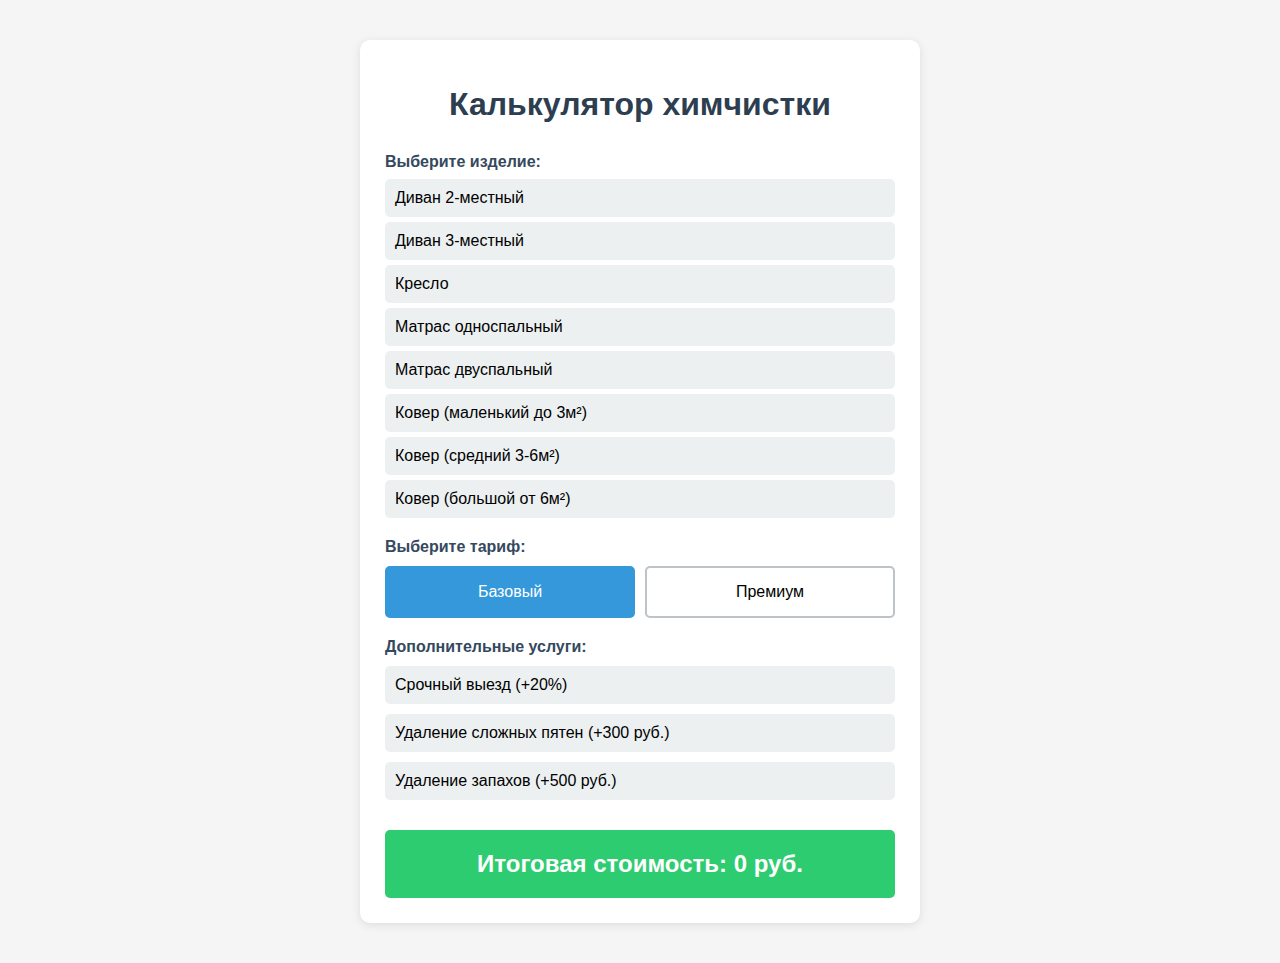
<file: calc.html>
<!DOCTYPE html>
<html lang="ru">
<head>
    <meta charset="UTF-8">
    <meta name="viewport" content="width=device-width, initial-scale=1.0">
    <title>Калькулятор химчистки</title>
    <style>
        * {
            box-sizing: border-box;
            font-family: Arial, sans-serif;
        }
        body {
            max-width: 600px;
            margin: 20px auto;
            padding: 20px;
            background-color: #f5f5f5;
        }
        .calculator {
            background: white;
            padding: 25px;
            border-radius: 10px;
            box-shadow: 0 2px 10px rgba(0,0,0,0.1);
        }
        h1 {
            color: #2c3e50;
            text-align: center;
            margin-bottom: 30px;
        }
        .form-group {
            margin-bottom: 20px;
        }
        label {
            display: block;
            margin-bottom: 8px;
            font-weight: bold;
            color: #34495e;
        }
        select, .options {
            width: 100%;
            padding: 12px;
            border: 2px solid #bdc3c7;
            border-radius: 5px;
            font-size: 16px;
            background: white;
        }
        .options {
            border: none;
            padding: 0;
        }
        .option-item {
            padding: 10px;
            margin: 5px 0;
            background: #ecf0f1;
            border-radius: 5px;
            cursor: pointer;
            transition: background 0.3s;
        }
        .option-item:hover {
            background: #d5dbdb;
        }
        .option-item.selected {
            background: #3498db;
            color: white;
        }
        .tariff-options {
            display: flex;
            gap: 10px;
            margin-top: 10px;
        }
        .tariff-option {
            flex: 1;
            padding: 15px;
            text-align: center;
            border: 2px solid #bdc3c7;
            border-radius: 5px;
            cursor: pointer;
            transition: all 0.3s;
        }
        .tariff-option.selected {
            border-color: #3498db;
            background: #3498db;
            color: white;
        }
        .extras {
            margin-top: 20px;
        }
        .extra-option {
            margin: 10px 0;
            padding: 10px;
            background: #ecf0f1;
            border-radius: 5px;
            cursor: pointer;
        }
        .extra-option.selected {
            background: #3498db;
            color: white;
        }
        .result {
            margin-top: 30px;
            padding: 20px;
            background: #2ecc71;
            color: white;
            border-radius: 5px;
            text-align: center;
            font-size: 24px;
            font-weight: bold;
        }
        .hidden {
            display: none;
        }
    </style>
</head>
<body>
    <div class="calculator">
        <h1>Калькулятор химчистки</h1>
        
        <div class="form-group">
            <label>Выберите изделие:</label>
            <div class="options" id="productType">
                <div class="option-item" data-value="sofa_2">Диван 2-местный</div>
                <div class="option-item" data-value="sofa_3">Диван 3-местный</div>
                <div class="option-item" data-value="armchair">Кресло</div>
                <div class="option-item" data-value="mattress_1">Матрас односпальный</div>
                <div class="option-item" data-value="mattress_2">Матрас двуспальный</div>
                <div class="option-item" data-value="carpet_small">Ковер (маленький до 3м²)</div>
                <div class="option-item" data-value="carpet_medium">Ковер (средний 3-6м²)</div>
                <div class="option-item" data-value="carpet_large">Ковер (большой от 6м²)</div>
            </div>
        </div>

        <div class="form-group" id="tariffGroup">
            <label>Выберите тариф:</label>
            <div class="tariff-options">
                <div class="tariff-option" data-tariff="base">Базовый</div>
                <div class="tariff-option" data-tariff="premium">Премиум</div>
            </div>
        </div>

        <div class="form-group extras">
            <label>Дополнительные услуги:</label>
            <div class="extra-option" data-extra="urgent">Срочный выезд (+20%)</div>
            <div class="extra-option" data-extra="stain">Удаление сложных пятен (+300 руб.)</div>
            <div class="extra-option" data-extra="odor">Удаление запахов (+500 руб.)</div>
        </div>

        <div class="result" id="result">
            Итоговая стоимость: 0 руб.
        </div>
    </div>

    <script>
        // База данных цен
        const prices = {
            base: {
                sofa_2: 1700,
                sofa_3: 2200,
                armchair: 1300,
                mattress_1: 1600,
                mattress_2: 2000,
                carpet_small: 900,
                carpet_medium: 1500,
                carpet_large: 2400
            },
            premium: {
                sofa_2: 1000,
                sofa_3: 1200,
                armchair: 700,
                mattress_1: 800,
                mattress_2: 1000,
                carpet_small: 0,
                carpet_medium: 0,
                carpet_large: 0
            },
            extras: {
                urgent: 0.2, // 20%
                stain: 300,
                odor: 500
            }
        };

        let currentSelections = {
            product: null,
            tariff: 'base',
            extras: []
        };

        // Инициализация обработчиков событий
        function initialize() {
            // Обработчики для выбора изделия
            document.querySelectorAll('#productType .option-item').forEach(item => {
                item.addEventListener('click', function() {
                    document.querySelectorAll('#productType .option-item').forEach(i => i.classList.remove('selected'));
                    this.classList.add('selected');
                    currentSelections.product = this.dataset.value;
                    calculateTotal();
                });
            });

            // Обработчики для выбора тарифа
            document.querySelectorAll('.tariff-option').forEach(option => {
                option.addEventListener('click', function() {
                    document.querySelectorAll('.tariff-option').forEach(o => o.classList.remove('selected'));
                    this.classList.add('selected');
                    currentSelections.tariff = this.dataset.tariff;
                    calculateTotal();
                });
            });

            // Обработчики для дополнительных услуг
            document.querySelectorAll('.extra-option').forEach(extra => {
                extra.addEventListener('click', function() {
                    this.classList.toggle('selected');
                    const extraType = this.dataset.extra;
                    
                    if (this.classList.contains('selected')) {
                        if (!currentSelections.extras.includes(extraType)) {
                            currentSelections.extras.push(extraType);
                        }
                    } else {
                        currentSelections.extras = currentSelections.extras.filter(e => e !== extraType);
                    }
                    calculateTotal();
                });
            });

            // Выбираем первый тариф по умолчанию
            document.querySelector('.tariff-option[data-tariff="base"]').classList.add('selected');
        }

        // Расчет общей стоимости
        function calculateTotal() {
            if (!currentSelections.product) {
                document.getElementById('result').textContent = 'Итоговая стоимость: 0 руб.';
                return;
            }

            let total = prices.base[currentSelections.product];
            
            // Добавляем наценку за премиум тариф
            if (currentSelections.tariff === 'premium') {
                total += prices.premium[currentSelections.product];
            }

            // Применяем дополнительные услуги
            currentSelections.extras.forEach(extra => {
                if (extra === 'urgent') {
                    total += total * prices.extras[extra];
                } else {
                    total += prices.extras[extra];
                }
            });

            document.getElementById('result').textContent = `Итоговая стоимость: ${Math.round(total)} руб.`;
        }

        // Запускаем при загрузке
        document.addEventListener('DOMContentLoaded', initialize);
    </script>
</body>
</html>
</file>
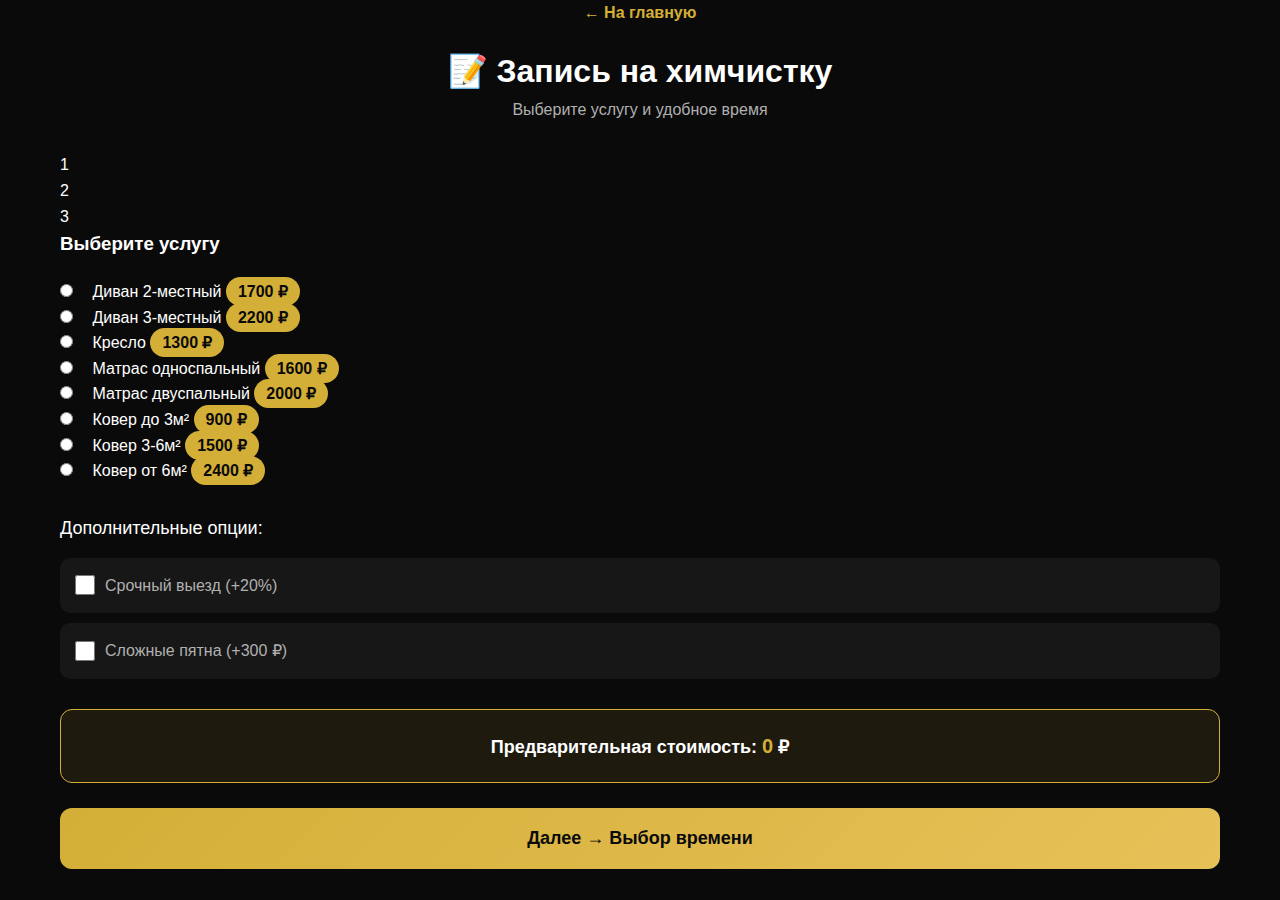
<file: client-booking.html>
<!DOCTYPE html>
<html lang="ru">
<head>
    <meta charset="UTF-8">
    <meta name="viewport" content="width=device-width, initial-scale=1.0">
    <title>Запись на химчистку - Pena Lux</title>
    <link rel="stylesheet" href="style.css">
</head>
<body>
    <div class="container">
        <div class="booking-container">
            <div style="text-align: center; margin-bottom: 30px;">
                <a href="index.html" style="color: #D4AF37; text-decoration: none; font-weight: 600; display: inline-block; margin-bottom: 20px;">← На главную</a>
                <h1>📝 Запись на химчистку</h1>
                <p style="color: #B0B0B0;">Выберите услугу и удобное время</p>
            </div>

            <!-- Индикатор шагов -->
            <div class="step-indicator">
                <div class="step active" id="step1">1</div>
                <div class="step" id="step2">2</div>
                <div class="step" id="step3">3</div>
            </div>

            <form id="bookingForm">
                <!-- Шаг 1: Выбор услуги -->
                <div id="serviceStep">
                    <h3 style="margin-bottom: 20px; color: #FFFFFF;">Выберите услугу</h3>
                    
                    <div class="service-option" onclick="selectService(this, 'sofa_2')">
                        <input type="radio" name="service" value="sofa_2" id="sofa_2" style="margin-right: 15px;">
                        <label for="sofa_2" style="flex: 1; margin: 0; cursor: pointer;">Диван 2-местный</label>
                        <span style="background: #D4AF37; color: #0A0A0A; padding: 6px 12px; border-radius: 15px; font-weight: 700;" id="price_sofa_2">1700 ₽</span>
                    </div>

                    <div class="service-option" onclick="selectService(this, 'sofa_3')">
                        <input type="radio" name="service" value="sofa_3" id="sofa_3" style="margin-right: 15px;">
                        <label for="sofa_3" style="flex: 1; margin: 0; cursor: pointer;">Диван 3-местный</label>
                        <span style="background: #D4AF37; color: #0A0A0A; padding: 6px 12px; border-radius: 15px; font-weight: 700;" id="price_sofa_3">2200 ₽</span>
                    </div>

                    <div class="service-option" onclick="selectService(this, 'armchair')">
                        <input type="radio" name="service" value="armchair" id="armchair" style="margin-right: 15px;">
                        <label for="armchair" style="flex: 1; margin: 0; cursor: pointer;">Кресло</label>
                        <span style="background: #D4AF37; color: #0A0A0A; padding: 6px 12px; border-radius: 15px; font-weight: 700;" id="price_armchair">1300 ₽</span>
                    </div>

                    <div class="service-option" onclick="selectService(this, 'mattress_1')">
                        <input type="radio" name="service" value="mattress_1" id="mattress_1" style="margin-right: 15px;">
                        <label for="mattress_1" style="flex: 1; margin: 0; cursor: pointer;">Матрас односпальный</label>
                        <span style="background: #D4AF37; color: #0A0A0A; padding: 6px 12px; border-radius: 15px; font-weight: 700;" id="price_mattress_1">1600 ₽</span>
                    </div>

                    <div class="service-option" onclick="selectService(this, 'mattress_2')">
                        <input type="radio" name="service" value="mattress_2" id="mattress_2" style="margin-right: 15px;">
                        <label for="mattress_2" style="flex: 1; margin: 0; cursor: pointer;">Матрас двуспальный</label>
                        <span style="background: #D4AF37; color: #0A0A0A; padding: 6px 12px; border-radius: 15px; font-weight: 700;" id="price_mattress_2">2000 ₽</span>
                    </div>

                    <div class="service-option" onclick="selectService(this, 'carpet_3')">
                        <input type="radio" name="service" value="carpet_3" id="carpet_3" style="margin-right: 15px;">
                        <label for="carpet_3" style="flex: 1; margin: 0; cursor: pointer;">Ковер до 3м²</label>
                        <span style="background: #D4AF37; color: #0A0A0A; padding: 6px 12px; border-radius: 15px; font-weight: 700;" id="price_carpet_3">900 ₽</span>
                    </div>

                    <div class="service-option" onclick="selectService(this, 'carpet_6')">
                        <input type="radio" name="service" value="carpet_6" id="carpet_6" style="margin-right: 15px;">
                        <label for="carpet_6" style="flex: 1; margin: 0; cursor: pointer;">Ковер 3-6м²</label>
                        <span style="background: #D4AF37; color: #0A0A0A; padding: 6px 12px; border-radius: 15px; font-weight: 700;" id="price_carpet_6">1500 ₽</span>
                    </div>

                    <div class="service-option" onclick="selectService(this, 'carpet_6plus')">
                        <input type="radio" name="service" value="carpet_6plus" id="carpet_6plus" style="margin-right: 15px;">
                        <label for="carpet_6plus" style="flex: 1; margin: 0; cursor: pointer;">Ковер от 6м²</label>
                        <span style="background: #D4AF37; color: #0A0A0A; padding: 6px 12px; border-radius: 15px; font-weight: 700;" id="price_carpet_6plus">2400 ₽</span>
                    </div>

                    <div style="margin-top: 30px;">
                        <label style="font-size: 18px; color: #FFFFFF; margin-bottom: 15px; display: block;">Дополнительные опции:</label>
                        <div style="display: flex; align-items: center; margin-bottom: 10px; padding: 15px; background: rgba(26, 26, 26, 0.8); border-radius: 10px;">
                            <input type="checkbox" id="urgent" onchange="calculateTotal()" style="margin-right: 10px; width: 20px; height: 20px;">
                            <label for="urgent" style="color: #B0B0B0; cursor: pointer; flex: 1;">Срочный выезд (+20%)</label>
                        </div>
                        <div style="display: flex; align-items: center; padding: 15px; background: rgba(26, 26, 26, 0.8); border-radius: 10px;">
                            <input type="checkbox" id="stain" onchange="calculateTotal()" style="margin-right: 10px; width: 20px; height: 20px;">
                            <label for="stain" style="color: #B0B0B0; cursor: pointer; flex: 1;">Сложные пятна (+300 ₽)</label>
                        </div>
                    </div>

                    <div style="margin-top: 30px; padding: 20px; background: rgba(212, 175, 55, 0.1); border-radius: 12px; text-align: center; border: 1px solid #D4AF37;">
                        <strong style="font-size: 18px; color: #FFFFFF;">Предварительная стоимость: <span id="preliminaryTotal" style="color: #D4AF37; font-size: 20px;">0</span> ₽</strong>
                    </div>

                    <button type="button" onclick="nextStep()" style="margin-top: 25px; padding: 20px; background: linear-gradient(135deg, #D4AF37 0%, #E6C158 100%); color: #0A0A0A; border: none; border-radius: 12px; font-size: 18px; font-weight: 700; cursor: pointer; width: 100%;">
                        Далее → Выбор времени
                    </button>
                </div>

                <!-- Шаг 2: Выбор времени -->
                <div id="timeStep" style="display: none;">
                    <h3 style="margin-bottom: 20px; color: #FFFFFF;">Выберите удобное время</h3>
                    
                    <div class="calendar">
                        <div style="display: flex; justify-content: space-between; align-items: center; margin-bottom: 20px;">
                            <button type="button" onclick="changeDate(-1)" style="padding: 12px 20px; background: #D4AF37; color: #0A0A0A; border: none; border-radius: 8px; cursor: pointer; font-weight: 600;">← Назад</button>
                            <span id="currentDate" style="font-weight: 700; font-size: 18px;">15 января 2024</span>
                            <button type="button" onclick="changeDate(1)" style="padding: 12px 20px; background: #D4AF37; color: #0A0A0A; border: none; border-radius: 8px; cursor: pointer; font-weight: 600;">Вперед →</button>
                        </div>
                        
                        <div style="display: grid; grid-template-columns: 1fr; gap: 10px;" id="timeSlots">
                            <div class="time-slot free" onclick="selectTimeSlot(this)">09:00-11:00</div>
                            <div class="time-slot free" onclick="selectTimeSlot(this)">11:00-13:00</div>
                            <div class="time-slot busy">13:00-15:00</div>
                            <div class="time-slot free" onclick="selectTimeSlot(this)">15:00-17:00</div>
                            <div class="time-slot free" onclick="selectTimeSlot(this)">17:00-19:00</div>
                        </div>
                    </div>
                    
                    <div style="display: flex; gap: 15px; margin-top: 25px;">
                        <button type="button" onclick="prevStep()" style="flex: 1; padding: 18px; background: rgba(37, 37, 37, 0.9); color: #FFFFFF; border: 2px solid #D4AF37; border-radius: 12px; font-size: 16px; font-weight: 600; cursor: pointer;">
                            ← Назад
                        </button>
                        <button type="button" onclick="nextStep()" style="flex: 1; padding: 18px; background: linear-gradient(135deg, #D4AF37 0%, #E6C158 100%); color: #0A0A0A; border: none; border-radius: 12px; font-size: 16px; font-weight: 600; cursor: pointer;">
                            Далее → Данные
                        </button>
                    </div>
                </div>

                <!-- Шаг 3: Данные клиента -->
                <div id="clientStep" style="display: none;">
                    <h3 style="margin-bottom: 20px; color: #FFFFFF;">Ваши контактные данные</h3>
                    
                    <div style="background: rgba(26, 26, 26, 0.8); padding: 20px; border-radius: 12px; margin-bottom: 20px; border-left: 4px solid #D4AF37;" id="orderSummary">
                        <!-- Сюда подставится информация о заказе -->
                    </div>
                    
                    <div style="margin-bottom: 20px;">
                        <label style="display: block; margin-bottom: 8px; font-weight: 600; color: #FFFFFF;">Ваше имя *</label>
                        <input type="text" id="clientName" placeholder="Иван Иванов" required style="width: 100%; padding: 15px; background: rgba(26, 26, 26, 0.8); border: 2px solid #333; border-radius: 10px; color: #FFFFFF; font-size: 16px;">
                    </div>

                    <div style="margin-bottom: 20px;">
                        <label style="display: block; margin-bottom: 8px; font-weight: 600; color: #FFFFFF;">Номер телефона *</label>
                        <input type="tel" id="clientPhone" placeholder="+7 (999) 123-45-67" required style="width: 100%; padding: 15px; background: rgba(26, 26, 26, 0.8); border: 2px solid #333; border-radius: 10px; color: #FFFFFF; font-size: 16px;">
                    </div>

                    <div style="margin-bottom: 20px;">
                        <label style="display: block; margin-bottom: 8px; font-weight: 600; color: #FFFFFF;">Адрес *</label>
                        <input type="text" id="clientAddress" placeholder="ул. Примерная, д. 1, кв. 1" required style="width: 100%; padding: 15px; background: rgba(26, 26, 26, 0.8); border: 2px solid #333; border-radius: 10px; color: #FFFFFF; font-size: 16px;">
                    </div>

                    <div style="margin-bottom: 20px;">
                        <label style="display: block; margin-bottom: 8px; font-weight: 600; color: #FFFFFF;">Комментарий к заказу</label>
                        <textarea id="clientComment" placeholder="Особые пятна, особенности мебели, пожелания..." style="width: 100%; padding: 15px; background: rgba(26, 26, 26, 0.8); border: 2px solid #333; border-radius: 10px; color: #FFFFFF; font-size: 16px; height: 100px; resize: vertical;"></textarea>
                    </div>
                    
                    <div style="display: flex; gap: 15px;">
                        <button type="button" onclick="prevStep()" style="flex: 1; padding: 18px; background: rgba(37, 37, 37, 0.9); color: #FFFFFF; border: 2px solid #D4AF37; border-radius: 12px; font-size: 16px; font-weight: 600; cursor: pointer;">
                            ← Назад
                        </button>
                        <button type="submit" style="flex: 1; padding: 18px; background: linear-gradient(135deg, #10B981 0%, #059669 100%); color: #FFFFFF; border: none; border-radius: 12px; font-size: 16px; font-weight: 700; cursor: pointer;">
                            📨 Отправить заявку
                        </button>
                    </div>
                </div>
            </form>
        </div>
    </div>

    <script>
        let currentStep = 1;
        let selectedService = null;
        let servicePrice = 0;
        let selectedTimeSlot = null;

        // Загрузка актуальных цен
        function loadServicePrices() {
            const savedPrices = localStorage.getItem('cleaning_prices');
            if (savedPrices) {
                const prices = JSON.parse(savedPrices);
                
                // Обновляем цены в форме
                Object.keys(prices).forEach(serviceId => {
                    const priceElement = document.getElementById(`price_${serviceId}`);
                    if (priceElement) {
                        priceElement.textContent = prices[serviceId].price + ' ₽';
                    }
                });
            }
        }

        function selectService(element, service) {
            // Получаем актуальную цену из localStorage
            let price = 0;
            const savedPrices = localStorage.getItem('cleaning_prices');
            if (savedPrices) {
                const prices = JSON.parse(savedPrices);
                if (prices[service]) {
                    price = prices[service].price;
                }
            } else {
                // Цены по умолчанию
                const defaultPrices = {
                    'sofa_2': 1700,
                    'sofa_3': 2200,
                    'armchair': 1300,
                    'mattress_1': 1600,
                    'mattress_2': 2000,
                    'carpet_3': 900,
                    'carpet_6': 1500,
                    'carpet_6plus': 2400
                };
                price = defaultPrices[service] || 0;
            }
            
            selectedService = service;
            servicePrice = price;
            
            // Снимаем выделение со всех опций
            document.querySelectorAll('.service-option').forEach(option => {
                option.style.background = 'rgba(26, 26, 26, 0.8)';
                option.style.borderColor = '#333';
            });
            
            // Выделяем выбранную опцию
            element.style.background = 'rgba(212, 175, 55, 0.1)';
            element.style.borderColor = '#D4AF37';
            
            // Ставим галочку в радио-кнопку
            document.querySelector(`input[value="${service}"]`).checked = true;
            
            calculateTotal();
        }

        function calculateTotal() {
            if (!servicePrice) {
                document.getElementById('preliminaryTotal').textContent = '0';
                return;
            }

            let total = servicePrice;
            
            // Дополнительные услуги
            if (document.getElementById('urgent').checked) {
                total += total * 0.2;
            }
            if (document.getElementById('stain').checked) {
                total += 300;
            }

            document.getElementById('preliminaryTotal').textContent = Math.round(total);
        }

        function selectTimeSlot(element) {
            // Снимаем выделение со всех слотов
            document.querySelectorAll('.time-slot.free').forEach(slot => {
                slot.style.background = 'rgba(37, 37, 37, 0.8)';
                slot.style.color = '#FFFFFF';
            });
            
            // Выделяем выбранный слот
            element.style.background = '#D4AF37';
            element.style.color = '#0A0A0A';
            selectedTimeSlot = element.textContent;
        }

        function nextStep() {
            if (currentStep === 1 && !selectedService) {
                alert('Пожалуйста, выберите услугу');
                return;
            }
            
            if (currentStep === 2 && !selectedTimeSlot) {
                alert('Пожалуйста, выберите время для записи');
                return;
            }

            // Скрываем текущий шаг
            document.getElementById('serviceStep').style.display = 'none';
            document.getElementById('timeStep').style.display = 'none';
            document.getElementById('clientStep').style.display = 'none';

            // Обновляем индикатор шагов
            document.getElementById('step1').classList.remove('active');
            document.getElementById('step2').classList.remove('active');
            document.getElementById('step3').classList.remove('active');

            if (currentStep === 1) {
                document.getElementById('timeStep').style.display = 'block';
                document.getElementById('step2').classList.add('active');
                currentStep = 2;
            } else if (currentStep === 2) {
                document.getElementById('clientStep').style.display = 'block';
                document.getElementById('step3').classList.add('active');
                currentStep = 3;
                updateOrderSummary();
            }
        }

        function prevStep() {
            document.getElementById('serviceStep').style.display = 'none';
            document.getElementById('timeStep').style.display = 'none';
            document.getElementById('clientStep').style.display = 'none';

            document.getElementById('step1').classList.remove('active');
            document.getElementById('step2').classList.remove('active');
            document.getElementById('step3').classList.remove('active');

            if (currentStep === 2) {
                document.getElementById('serviceStep').style.display = 'block';
                document.getElementById('step1').classList.add('active');
                currentStep = 1;
            } else if (currentStep === 3) {
                document.getElementById('timeStep').style.display = 'block';
                document.getElementById('step2').classList.add('active');
                currentStep = 2;
            }
        }

        function updateOrderSummary() {
            const serviceNames = {
                'sofa_2': 'Диван 2-местный',
                'sofa_3': 'Диван 3-местный', 
                'armchair': 'Кресло',
                'mattress_1': 'Матрас односпальный',
                'mattress_2': 'Матрас двуспальный',
                'carpet_3': 'Ковер до 3м²',
                'carpet_6': 'Ковер 3-6м²',
                'carpet_6plus': 'Ковер от 6м²'
            };

            const serviceName = serviceNames[selectedService];
            
            let extras = [];
            if (document.getElementById('urgent').checked) extras.push('Срочный выезд');
            if (document.getElementById('stain').checked) extras.push('Сложные пятна');

            calculateTotal();
            const total = document.getElementById('preliminaryTotal').textContent;

            document.getElementById('orderSummary').innerHTML = `
                <strong style="font-size: 18px;">Ваш заказ:</strong><br><br>
                <strong>Услуга:</strong> ${serviceName}<br>
                <strong>Время:</strong> ${selectedTimeSlot}<br>
                ${extras.length > 0 ? `<strong>Дополнительно:</strong> ${extras.join(', ')}<br>` : ''}
                <strong style="color: #D4AF37; font-size: 20px; display: block; margin-top: 10px;">Итого: ${total} ₽</strong>
            `;
        }

        function changeDate(days) {
            // Здесь будет логика изменения даты
            alert('Функция изменения даты будет реализована позже');
        }

        // Обработка отправки формы
        document.getElementById('bookingForm').addEventListener('submit', function(e) {
            e.preventDefault();
            
            const orderData = {
                id: Date.now(),
                date: new Date().toLocaleString('ru-RU'),
                client: {
                    name: document.getElementById('clientName').value,
                    phone: document.getElementById('clientPhone').value,
                    address: document.getElementById('clientAddress').value,
                    comment: document.getElementById('clientComment').value
                },
                order: {
                    product: selectedService,
                    product_name: document.querySelector(`label[for="${selectedService}"]`).textContent.trim(),
                    extras: [],
                    total: parseInt(document.getElementById('preliminaryTotal').textContent)
                },
                status: "new",
                time_slot: selectedTimeSlot
            };

            // Сохраняем заказ в localStorage
            let orders = JSON.parse(localStorage.getItem('cleaning_orders') || '[]');
            orders.push(orderData);
            localStorage.setItem('cleaning_orders', JSON.stringify(orders));

            alert('✅ Заявка успешно отправлена! Мы свяжемся с вами для подтверждения.');
            
            // Очищаем форму и возвращаем на первый шаг
            document.getElementById('bookingForm').reset();
            currentStep = 1;
            selectedService = null;
            servicePrice = 0;
            selectedTimeSlot = null;
            
            document.getElementById('serviceStep').style.display = 'block';
            document.getElementById('timeStep').style.display = 'none';
            document.getElementById('clientStep').style.display = 'none';
            
            document.getElementById('step1').classList.add('active');
            document.getElementById('step2').classList.remove('active');
            document.getElementById('step3').classList.remove('active');
            
            calculateTotal();
        });

        // Инициализация
        document.addEventListener('DOMContentLoaded', function() {
            loadServicePrices();
            calculateTotal();
        });
    </script>
</body>
</html>
</file>
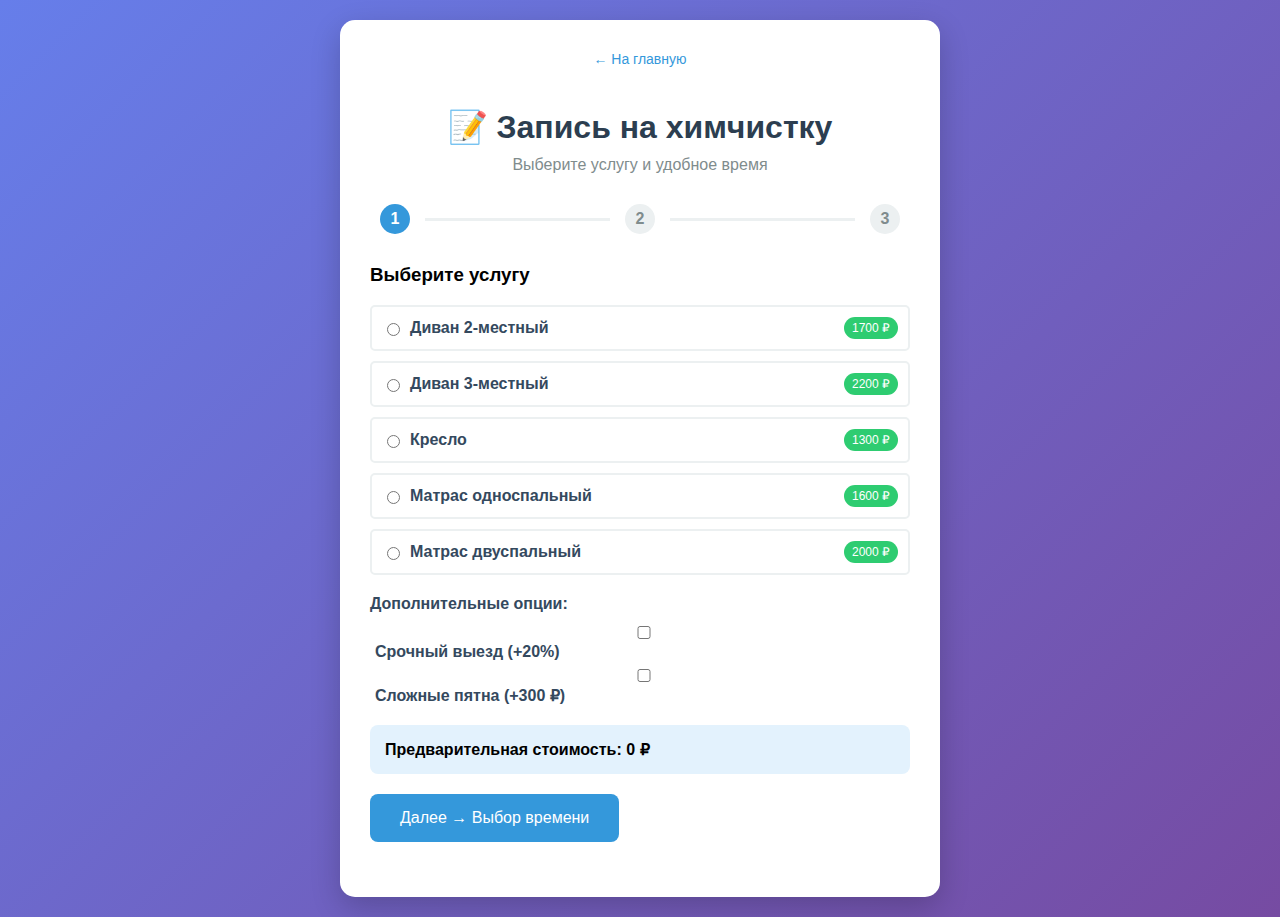
<file: cleaning-system/client-booking.html>
<!DOCTYPE html>
<html lang="ru">
<head>
    <meta charset="UTF-8">
    <meta name="viewport" content="width=device-width, initial-scale=1.0">
    <title>Запись на химчистку - Чистый Дом</title>
    <style>
        * {
            box-sizing: border-box;
            font-family: Arial, sans-serif;
        }
        body {
            margin: 0;
            padding: 20px;
            background: linear-gradient(135deg, #667eea 0%, #764ba2 100%);
            min-height: 100vh;
        }
        .container {
            max-width: 600px;
            margin: 0 auto;
            background: white;
            padding: 30px;
            border-radius: 15px;
            box-shadow: 0 10px 30px rgba(0,0,0,0.2);
        }
        .header {
            text-align: center;
            margin-bottom: 30px;
        }
        .header h1 {
            color: #2c3e50;
            margin-bottom: 10px;
        }
        .header p {
            color: #7f8c8d;
            margin: 0;
        }
        .back-link {
            display: inline-block;
            color: #3498db;
            text-decoration: none;
            margin-bottom: 20px;
            font-size: 14px;
        }
        .back-link:hover {
            text-decoration: underline;
        }
        .form-group {
            margin-bottom: 25px;
        }
        label {
            display: block;
            margin-bottom: 8px;
            font-weight: bold;
            color: #34495e;
        }
        input, select, textarea {
            width: 100%;
            padding: 12px;
            border: 2px solid #bdc3c7;
            border-radius: 8px;
            font-size: 16px;
            transition: border-color 0.3s;
        }
        input:focus, select:focus, textarea:focus {
            outline: none;
            border-color: #3498db;
        }
        textarea {
            height: 80px;
            resize: vertical;
        }
        .calendar {
            margin: 25px 0;
            background: #f8f9fa;
            padding: 20px;
            border-radius: 10px;
        }
        .date-navigation {
            display: flex;
            justify-content: space-between;
            align-items: center;
            margin-bottom: 20px;
            padding: 0 10px;
        }
        .nav-btn {
            background: #3498db;
            color: white;
            border: none;
            padding: 10px 15px;
            border-radius: 5px;
            cursor: pointer;
            font-size: 14px;
        }
        .nav-btn:disabled {
            background: #bdc3c7;
            cursor: not-allowed;
        }
        .time-slots {
            display: grid;
            grid-template-columns: repeat(2, 1fr);
            gap: 12px;
        }
        .time-slot {
            padding: 15px;
            border-radius: 8px;
            text-align: center;
            cursor: pointer;
            transition: all 0.3s;
            border: 2px solid;
            font-weight: bold;
        }
        .slot-free { 
            background: #d5f4e6; 
            border-color: #2ecc71;
            color: #27ae60;
        }
        .slot-busy { 
            background: #fadbd8; 
            border-color: #e74c3c;
            cursor: not-allowed;
            opacity: 0.5;
            color: #c0392b;
        }
        .slot-blocked { 
            background: #fdebd0; 
            border-color: #e67e22;
            cursor: not-allowed;
            opacity: 0.5;
            color: #d35400;
        }
        .slot-selected { 
            background: #3498db; 
            color: white;
            border-color: #2980b9;
        }
        .time-slot:hover:not(.slot-busy):not(.slot-blocked) {
            transform: translateY(-2px);
            box-shadow: 0 4px 8px rgba(0,0,0,0.15);
        }
        .submit-btn {
            width: 100%;
            padding: 18px;
            background: #2ecc71;
            color: white;
            border: none;
            border-radius: 8px;
            font-size: 18px;
            font-weight: bold;
            cursor: pointer;
            margin-top: 10px;
            transition: background 0.3s;
        }
        .submit-btn:hover:not(:disabled) {
            background: #27ae60;
        }
        .submit-btn:disabled {
            background: #bdc3c7;
            cursor: not-allowed;
        }
        .hidden {
            display: none;
        }
        .step-indicator {
            display: flex;
            justify-content: center;
            margin-bottom: 30px;
        }
        .step {
            width: 30px;
            height: 30px;
            border-radius: 50%;
            background: #ecf0f1;
            display: flex;
            align-items: center;
            justify-content: center;
            margin: 0 10px;
            font-weight: bold;
            color: #7f8c8d;
        }
        .step.active {
            background: #3498db;
            color: white;
        }
        .step-line {
            flex: 1;
            height: 3px;
            background: #ecf0f1;
            margin: 0 5px;
            align-self: center;
        }
        .order-summary {
            background: #ecf0f1;
            padding: 20px;
            border-radius: 10px;
            margin-bottom: 20px;
            border-left: 4px solid #3498db;
        }
        .service-option {
            display: flex;
            align-items: center;
            margin: 10px 0;
            padding: 10px;
            background: white;
            border-radius: 5px;
            cursor: pointer;
            border: 2px solid #ecf0f1;
            transition: border-color 0.3s;
        }
        .service-option.selected {
            border-color: #3498db;
            background: #e3f2fd;
        }
        .service-option input {
            width: auto;
            margin-right: 10px;
        }
        .price-badge {
            background: #2ecc71;
            color: white;
            padding: 4px 8px;
            border-radius: 12px;
            font-size: 12px;
            margin-left: auto;
        }
    </style>
</head>
<body>
    <div class="container">
        <div class="header">
            <a href="index.html" class="back-link">← На главную</a>
            <h1>📝 Запись на химчистку</h1>
            <p>Выберите услугу и удобное время</p>
        </div>

        <!-- Индикатор шагов -->
        <div class="step-indicator">
            <div class="step active">1</div>
            <div class="step-line"></div>
            <div class="step">2</div>
            <div class="step-line"></div>
            <div class="step">3</div>
        </div>

        <!-- Форма клиента -->
        <form id="bookingForm">
            <!-- Шаг 1: Выбор услуги -->
            <div class="form-group" id="serviceStep">
                <h3>Выберите услугу</h3>
                
                <div class="service-option" onclick="selectService('sofa_2', 1700)">
                    <input type="radio" name="service" value="sofa_2" id="sofa_2">
                    <label for="sofa_2" style="display: inline; margin: 0; cursor: pointer;">Диван 2-местный</label>
                    <span class="price-badge">1700 ₽</span>
                </div>

                <div class="service-option" onclick="selectService('sofa_3', 2200)">
                    <input type="radio" name="service" value="sofa_3" id="sofa_3">
                    <label for="sofa_3" style="display: inline; margin: 0; cursor: pointer;">Диван 3-местный</label>
                    <span class="price-badge">2200 ₽</span>
                </div>

                <div class="service-option" onclick="selectService('armchair', 1300)">
                    <input type="radio" name="service" value="armchair" id="armchair">
                    <label for="armchair" style="display: inline; margin: 0; cursor: pointer;">Кресло</label>
                    <span class="price-badge">1300 ₽</span>
                </div>

                <div class="service-option" onclick="selectService('mattress_1', 1600)">
                    <input type="radio" name="service" value="mattress_1" id="mattress_1">
                    <label for="mattress_1" style="display: inline; margin: 0; cursor: pointer;">Матрас односпальный</label>
                    <span class="price-badge">1600 ₽</span>
                </div>

                <div class="service-option" onclick="selectService('mattress_2', 2000)">
                    <input type="radio" name="service" value="mattress_2" id="mattress_2">
                    <label for="mattress_2" style="display: inline; margin: 0; cursor: pointer;">Матрас двуспальный</label>
                    <span class="price-badge">2000 ₽</span>
                </div>

                <div style="margin-top: 20px;">
                    <label>Дополнительные опции:</label>
                    <div style="margin-top: 10px;">
                        <input type="checkbox" id="urgent" onchange="calculateTotal()">
                        <label for="urgent" style="display: inline; margin-left: 5px;">Срочный выезд (+20%)</label>
                    </div>
                    <div style="margin-top: 5px;">
                        <input type="checkbox" id="stain" onchange="calculateTotal()">
                        <label for="stain" style="display: inline; margin-left: 5px;">Сложные пятна (+300 ₽)</label>
                    </div>
                </div>

                <div style="margin-top: 20px; padding: 15px; background: #e3f2fd; border-radius: 8px;">
                    <strong>Предварительная стоимость: <span id="preliminaryTotal">0</span> ₽</strong>
                </div>

                <button type="button" onclick="nextStep()" style="margin-top: 20px; padding: 15px 30px; background: #3498db; color: white; border: none; border-radius: 8px; font-size: 16px; cursor: pointer;">
                    Далее → Выбор времени
                </button>
            </div>

            <!-- Шаг 2: Выбор времени -->
            <div class="form-group hidden" id="timeStep">
                <h3>Выберите удобное время</h3>
                
                <div class="calendar">
                    <div class="date-navigation">
                        <button type="button" class="nav-btn" onclick="changeDate(-1)">← Назад</button>
                        <span id="currentDate" style="font-weight: bold; font-size: 16px;">Загрузка...</span>
                        <button type="button" class="nav-btn" onclick="changeDate(1)">Вперед →</button>
                    </div>
                    
                    <div class="time-slots" id="timeSlots">
                        <!-- Сюда загружаются временные окна -->
                    </div>
                </div>
                
                <div style="display: flex; gap: 10px; margin-top: 20px;">
                    <button type="button" onclick="prevStep()" style="flex: 1; padding: 15px; background: #95a5a6; color: white; border: none; border-radius: 8px; cursor: pointer;">
                        ← Назад
                    </button>
                    <button type="button" onclick="nextStep()" style="flex: 1; padding: 15px; background: #3498db; color: white; border: none; border-radius: 8px; cursor: pointer;">
                        Далее → Данные
                    </button>
                </div>
            </div>

            <!-- Шаг 3: Данные клиента -->
            <div class="form-group hidden" id="clientStep">
                <h3>Ваши контактные данные</h3>
                
                <div class="order-summary" id="orderSummary">
                    <!-- Сюда подставляется информация о заказе -->
                </div>
                
                <div style="margin-bottom: 20px;">
                    <label for="clientName">Ваше имя *</label>
                    <input type="text" id="clientName" placeholder="Иван Иванов" required>
                </div>

                <div style="margin-bottom: 20px;">
                    <label for="clientPhone">Номер телефона *</label>
                    <input type="tel" id="clientPhone" placeholder="+7 (999) 123-45-67" required>
                </div>

                <div style="margin-bottom: 20px;">
                    <label for="clientAddress">Адрес *</label>
                    <input type="text" id="clientAddress" placeholder="ул. Примерная, д. 1, кв. 1" required>
                </div>

                <div style="margin-bottom: 20px;">
                    <label for="clientComment">Комментарий к заказу</label>
                    <textarea id="clientComment" placeholder="Особые пятна, особенности мебели, пожелания..."></textarea>
                </div>
                
                <div style="display: flex; gap: 10px;">
                    <button type="button" onclick="prevStep()" style="flex: 1; padding: 15px; background: #95a5a6; color: white; border: none; border-radius: 8px; cursor: pointer;">
                        ← Назад
                    </button>
                    <button type="submit" class="submit-btn">Отправить заявку</button>
                </div>
            </div>
        </form>
    </div>

    <script>
        let currentStep = 1;
        let selectedDate = new Date().toISOString().split('T')[0];
        let selectedTimeSlot = null;
        let currentCalendar = {};
        let selectedService = null;
        let servicePrice = 0;

        // Загрузка календаря при запуске
        document.addEventListener('DOMContentLoaded', function() {
            loadCalendar();
            updateDateDisplay();
            loadTimeSlots();
            updateStepIndicator();
        });

        // Загрузка календаря из sessionStorage
        function loadCalendar() {
            const savedCalendar = sessionStorage.getItem('cleaning_calendar');
            if (savedCalendar) {
                currentCalendar = JSON.parse(savedCalendar);
            }
        }

        // Выбор услуги
        function selectService(service, price) {
            selectedService = service;
            servicePrice = price;
            
            // Снимаем выделение со всех опций
            document.querySelectorAll('.service-option').forEach(option => {
                option.classList.remove('selected');
            });
            
            // Выделяем выбранную опцию
            event.currentTarget.classList.add('selected');
            document.querySelector(`input[value="${service}"]`).checked = true;
            
            calculateTotal();
        }

        // Расчет стоимости
        function calculateTotal() {
            if (!servicePrice) {
                document.getElementById('preliminaryTotal').textContent = '0';
                return;
            }

            let total = servicePrice;
            
            // Дополнительные услуги
            if (document.getElementById('urgent').checked) {
                total += total * 0.2;
            }
            if (document.getElementById('stain').checked) {
                total += 300;
            }

            document.getElementById('preliminaryTotal').textContent = Math.round(total);
        }

        // Обновление индикатора шагов
        function updateStepIndicator() {
            const steps = document.querySelectorAll('.step');
            steps.forEach((step, index) => {
                if (index + 1 === currentStep) {
                    step.classList.add('active');
                } else {
                    step.classList.remove('active');
                }
            });
        }

        // Навигация по шагам
        function nextStep() {
            if (currentStep === 1 && !selectedService) {
                alert('Пожалуйста, выберите услугу');
                return;
            }
            
            if (currentStep === 2 && !selectedTimeSlot) {
                alert('Пожалуйста, выберите время для записи');
                return;
            }

            document.getElementById('serviceStep').classList.add('hidden');
            document.getElementById('timeStep').classList.add('hidden');
            document.getElementById('clientStep').classList.add('hidden');

            if (currentStep === 1) {
                document.getElementById('timeStep').classList.remove('hidden');
                currentStep = 2;
                loadTimeSlots();
            } else if (currentStep === 2) {
                document.getElementById('clientStep').classList.remove('hidden');
                currentStep = 3;
                updateOrderSummary();
            }
            
            updateStepIndicator();
        }

        function prevStep() {
            document.getElementById('serviceStep').classList.add('hidden');
            document.getElementById('timeStep').classList.add('hidden');
            document.getElementById('clientStep').classList.add('hidden');

            if (currentStep === 2) {
                document.getElementById('serviceStep').classList.remove('hidden');
                currentStep = 1;
            } else if (currentStep === 3) {
                document.getElementById('timeStep').classList.remove('hidden');
                currentStep = 2;
            }
            
            updateStepIndicator();
        }

        // Работа с датами
        function changeDate(days) {
            const date = new Date(selectedDate);
            date.setDate(date.getDate() + days);
            
            // Не позволяем выбрать прошедшие даты
            const today = new Date();
            today.setHours(0,0,0,0);
            if (date < today) {
                alert('Нельзя выбрать прошедшую дату');
                return;
            }
            
            selectedDate = date.toISOString().split('T')[0];
            updateDateDisplay();
            loadTimeSlots();
            selectedTimeSlot = null;
        }

        function updateDateDisplay() {
            const date = new Date(selectedDate);
            const options = { day: 'numeric', month: 'long', year: 'numeric' };
            document.getElementById('currentDate').textContent = date.toLocaleDateString('ru-RU', options);
        }

        // Загрузка временных окон
        function loadTimeSlots() {
            const timeSlotsContainer = document.getElementById('timeSlots');
            timeSlotsContainer.innerHTML = '';

            const timeSlots = ["09:00-11:00", "11:00-13:00", "13:00-15:00", "15:00-17:00", "17:00-19:00"];

            timeSlots.forEach(slot => {
                const slotElement = document.createElement('div');
                
                // Проверяем статус слота
                let status = 'free';
                if (currentCalendar[selectedDate] && currentCalendar[selectedDate][slot]) {
                    status = currentCalendar[selectedDate][slot].status;
                }

                slotElement.className = `time-slot slot-${status} ${selectedTimeSlot === slot ? 'slot-selected' : ''}`;
                slotElement.textContent = slot;

                if (status === 'free') {
                    slotElement.addEventListener('click', () => selectTimeSlot(slot));
                }

                timeSlotsContainer.appendChild(slotElement);
            });
        }

        // Выбор временного окна
        function selectTimeSlot(slot) {
            selectedTimeSlot = slot;
            loadTimeSlots();
        }

        // Обновление сводки заказа
        function updateOrderSummary() {
            const serviceNames = {
                'sofa_2': 'Диван 2-местный',
                'sofa_3': 'Диван 3-местный', 
                'armchair': 'Кресло',
                'mattress_1': 'Матрас односпальный',
                'mattress_2': 'Матрас двуспальный'
            };

            const serviceName = serviceNames[selectedService];
            const date = new Date(selectedDate);
            const dateString = date.toLocaleDateString('ru-RU');

            let extras = [];
            if (document.getElementById('urgent').checked) extras.push('Срочный выезд');
            if (document.getElementById('stain').checked) extras.push('Сложные пятна');

            calculateTotal();
            const total = document.getElementById('preliminaryTotal').textContent;

            document.getElementById('orderSummary').innerHTML = `
                <strong>Ваш заказ:</strong><br><br>
                <strong>Услуга:</strong> ${serviceName}<br>
                <strong>Дата:</strong> ${dateString}<br>
                <strong>Время:</strong> ${selectedTimeSlot}<br>
                ${extras.length > 0 ? `<strong>Дополнительно:</strong> ${extras.join(', ')}<br>` : ''}
                <strong style="color: #2ecc71; font-size: 18px;">Итого: ${total} ₽</strong>
            `;
        }

        // Отправка формы
        document.getElementById('bookingForm').addEventListener('submit', function(e) {
            e.preventDefault();

            // Проверяем обязательные поля
            if (!document.getElementById('clientName').value || 
                !document.getElementById('clientPhone').value || 
                !document.getElementById('clientAddress').value) {
                alert('Пожалуйста, заполните все обязательные поля');
                return;
            }

            // Создаем новую заявку
            const newOrder = {
                id: Date.now(),
                date: `${selectedDate} ${new Date().getHours()}:${new Date().getMinutes()}`,
                client: {
                    name: document.getElementById('clientName').value,
                    phone: document.getElementById('clientPhone').value,
                    address: document.getElementById('clientAddress').value,
                    comment: document.getElementById('clientComment').value
                },
                order: {
                    product: selectedService,
                    product_name: document.querySelector(`input[value="${selectedService}"]`).nextElementSibling.textContent,
                    tariff: 'base',
                    extras: [],
                    total: parseInt(document.getElementById('preliminaryTotal').textContent)
                },
                status: "new",
                time_slot: selectedTimeSlot
            };

            // Добавляем допуслуги
            if (document.getElementById('urgent').checked) {
                newOrder.order.extras.push('urgent');
            }
            if (document.getElementById('stain').checked) {
                newOrder.order.extras.push('stain');
            }

            // Сохраняем заявку
            saveOrder(newOrder);

            // Блокируем время в календаре
            blockTimeSlot(newOrder);

            alert('✅ Заявка успешно отправлена! Мы свяжемся с вами в ближайшее время для подтверждения.');
            
            // Сбрасываем форму
            this.reset();
            currentStep = 1;
            selectedTimeSlot = null;
            selectedService = null;
            servicePrice = 0;
            document.querySelectorAll('.service-option').forEach(option => {
                option.classList.remove('selected');
            });
            document.getElementById('preliminaryTotal').textContent = '0';
            
            // Возвращаем на первый шаг
            document.getElementById('serviceStep').classList.remove('hidden');
            document.getElementById('timeStep').classList.add('hidden');
            document.getElementById('clientStep').classList.add('hidden');
            updateStepIndicator();
        });

        function saveOrder(order) {
            const existingOrders = JSON.parse(sessionStorage.getItem('cleaning_orders') || '[]');
            existingOrders.push(order);
            sessionStorage.setItem('cleaning_orders', JSON.stringify(existingOrders));
        }

        function blockTimeSlot(order) {
            if (!currentCalendar[selectedDate]) {
                currentCalendar[selectedDate] = {};
            }
            currentCalendar[selectedDate][selectedTimeSlot] = {
                status: "busy",
                order_id: order.id
            };
            
            sessionStorage.setItem('cleaning_calendar', JSON.stringify(currentCalendar));
        }
    </script>
</body>
</html>
</file>
<file: style.css>
/* === PENA LUX PREMIUM STYLE === */
:root {
    --primary-bg: #0a0a0a;
    --secondary-bg: #1a1a1a;
    --text-primary: #ffffff;
    --text-secondary: #888888;
    --accent: #d4af37;
    --accent-glow: rgba(212, 175, 55, 0.3);
    --gold-light: #f4e4a9;
    --transition: all 0.4s cubic-bezier(0.25, 0.46, 0.45, 0.94);
}

* {
    margin: 0;
    padding: 0;
    box-sizing: border-box;
}

body {
    font-family: 'GothamPro', sans-serif;
    background: var(--primary-bg);
    color: var(--text-primary);
    line-height: 1.6;
    overflow-x: hidden;
}

.container {
    max-width: 1200px;
    margin: 0 auto;
    padding: 0 20px;
}

/* Header */
.header {
    position: fixed;
    top: 0;
    width: 100%;
    background: rgba(10, 10, 10, 0.95);
    backdrop-filter: blur(20px);
    z-index: 1000;
    padding: 15px 0;
    border-bottom: 1px solid rgba(212, 175, 55, 0.1);
}

.header__inner {
    display: flex;
    justify-content: space-between;
    align-items: center;
}

.logo {
    display: flex;
    align-items: center;
    gap: 10px;
}

.logo-icon {
    width: 40px;
    height: 40px;
    background: var(--accent);
    border-radius: 8px;
    display: flex;
    align-items: center;
    justify-content: center;
    font-weight: bold;
}

.logo-text {
    font-size: 1.5rem;
    font-weight: 700;
    background: linear-gradient(135deg, var(--accent) 0%, var(--gold-light) 100%);
    -webkit-background-clip: text;
    -webkit-text-fill-color: transparent;
}

.header__nav {
    display: flex;
    gap: 2rem;
}

.header__nav a {
    color: var(--text-primary);
    text-decoration: none;
    transition: var(--transition);
    position: relative;
    font-weight: 500;
}

.header__nav a:hover {
    color: var(--accent);
}

.header__nav a::after {
    content: '';
    position: absolute;
    bottom: -5px;
    left: 0;
    width: 0;
    height: 2px;
    background: var(--accent);
    transition: var(--transition);
}

.header__nav a:hover::after {
    width: 100%;
}

.header__right {
    display: flex;
    align-items: center;
    gap: 1.5rem;
}

.header__phone {
    color: var(--text-primary);
    text-decoration: none;
    font-weight: 600;
    transition: var(--transition);
}

.header__phone:hover {
    color: var(--accent);
}

.btn {
    padding: 12px 24px;
    border: none;
    border-radius: 8px;
    font-family: inherit;
    font-size: 0.9rem;
    cursor: pointer;
    transition: var(--transition);
    font-weight: 600;
    text-decoration: none;
    display: inline-flex;
    align-items: center;
    gap: 8px;
}

.btn--primary {
    background: var(--accent);
    color: var(--primary-bg);
}

.btn--primary:hover {
    transform: translateY(-2px);
    box-shadow: 0 10px 25px var(--accent-glow);
}

.btn--large {
    padding: 16px 32px;
    font-size: 1.1rem;
    background: var(--accent);
    color: var(--primary-bg);
}

/* Hero Banner */
.hero-banner {
    min-height: 100vh;
    display: flex;
    align-items: center;
    background: 
        radial-gradient(ellipse at 20% 50%, rgba(212, 175, 55, 0.1) 0%, transparent 50%),
        radial-gradient(ellipse at 80% 20%, rgba(212, 175, 55, 0.05) 0%, transparent 50%),
        linear-gradient(135deg, var(--primary-bg) 0%, var(--secondary-bg) 100%);
    padding-top: 80px;
    position: relative;
    overflow: hidden;
}

.hero-banner::before {
    content: '';
    position: absolute;
    top: 0;
    left: 0;
    right: 0;
    bottom: 0;
    background: url('data:image/svg+xml,<svg xmlns="http://www.w3.org/2000/svg" viewBox="0 0 1000 1000"><polygon fill="rgba(212,175,55,0.02)" points="0,1000 1000,0 1000,1000"/></svg>');
    background-size: cover;
    pointer-events: none;
}

.hero-banner__content {
    display: grid;
    grid-template-columns: 1.2fr 0.8fr;
    gap: 4rem;
    align-items: center;
    position: relative;
    z-index: 2;
}

.hero-banner__text h1 {
    font-size: 4rem;
    font-weight: 300;
    margin-bottom: 1.5rem;
    background: linear-gradient(135deg, var(--text-primary) 0%, var(--accent) 100%);
    -webkit-background-clip: text;
    -webkit-text-fill-color: transparent;
    line-height: 1.1;
}

.hero-subtitle {
    font-size: 1.3rem;
    color: var(--text-secondary);
    margin-bottom: 2.5rem;
    line-height: 1.6;
    max-width: 600px;
}

.hero-features {
    display: flex;
    gap: 2rem;
    margin-bottom: 3rem;
    flex-wrap: wrap;
}

.feature {
    display: flex;
    align-items: center;
    gap: 0.8rem;
    color: var(--text-secondary);
    background: rgba(255,255,255,0.05);
    padding: 12px 20px;
    border-radius: 50px;
    backdrop-filter: blur(10px);
    border: 1px solid rgba(255,255,255,0.1);
}

.feature-icon {
    font-size: 1.2rem;
}

.hero-stats {
    display: grid;
    grid-template-columns: repeat(3, 1fr);
    gap: 2rem;
    margin-bottom: 3rem;
}

.stat {
    text-align: center;
}

.stat-number {
    font-size: 2.5rem;
    font-weight: 700;
    color: var(--accent);
    display: block;
    line-height: 1;
}

.stat-label {
    font-size: 0.9rem;
    color: var(--text-secondary);
    margin-top: 0.5rem;
}

.hero-banner__image {
    position: relative;
}

.image-showcase {
    position: relative;
    border-radius: 20px;
    overflow: hidden;
    box-shadow: 0 20px 40px rgba(0,0,0,0.3);
}

.main-image {
    width: 100%;
    height: 400px;
    background: linear-gradient(45deg, #2a2a2a, #3a3a3a);
    display: flex;
    align-items: center;
    justify-content: center;
    color: var(--text-secondary);
    font-size: 1.1rem;
}

.image-grid {
    display: grid;
    grid-template-columns: 1fr 1fr;
    gap: 10px;
    margin-top: 10px;
}

.grid-image {
    height: 120px;
    background: linear-gradient(45deg, #2a2a2a, #3a3a3a);
    border-radius: 10px;
    display: flex;
    align-items: center;
    justify-content: center;
    color: var(--text-secondary);
    font-size: 0.9rem;
}

/* Services */
.services {
    padding: 8rem 0;
    background: var(--secondary-bg);
    position: relative;
}

.services::before {
    content: '';
    position: absolute;
    top: 0;
    left: 0;
    right: 0;
    height: 1px;
    background: linear-gradient(90deg, transparent, var(--accent), transparent);
}

.section-title {
    text-align: center;
    font-size: 3rem;
    margin-bottom: 1rem;
    font-weight: 300;
}

.section-subtitle {
    text-align: center;
    color: var(--text-secondary);
    font-size: 1.2rem;
    margin-bottom: 4rem;
    max-width: 600px;
    margin-left: auto;
    margin-right: auto;
}

.services-grid {
    display: grid;
    grid-template-columns: repeat(auto-fit, minmax(300px, 1fr));
    gap: 2rem;
}

.service-card {
    background: var(--primary-bg);
    padding: 2.5rem;
    border-radius: 20px;
    text-align: center;
    transition: var(--transition);
    border: 1px solid rgba(255,255,255,0.1);
    position: relative;
    overflow: hidden;
}

.service-card::before {
    content: '';
    position: absolute;
    top: 0;
    left: -100%;
    width: 100%;
    height: 100%;
    background: linear-gradient(90deg, transparent, rgba(212,175,55,0.1), transparent);
    transition: var(--transition);
}

.service-card:hover::before {
    left: 100%;
}

.service-card:hover {
    transform: translateY(-10px);
    border-color: var(--accent);
    box-shadow: 0 20px 40px rgba(0,0,0,0.3);
}

.service-icon {
    font-size: 3.5rem;
    margin-bottom: 1.5rem;
    display: block;
}

.service-card h3 {
    margin-bottom: 1rem;
    font-weight: 600;
    font-size: 1.4rem;
}

.service-card p {
    color: var(--text-secondary);
    margin-bottom: 1.5rem;
    line-height: 1.6;
}

.service-price {
    font-size: 1.5rem;
    font-weight: 700;
    color: var(--accent);
    display: block;
}

.service-features {
    list-style: none;
    margin-top: 1.5rem;
}

.service-features li {
    padding: 0.3rem 0;
    color: var(--text-secondary);
    position: relative;
    padding-left: 1.5rem;
}

.service-features li::before {
    content: '✓';
    position: absolute;
    left: 0;
    color: var(--accent);
    font-weight: bold;
}

/* Why Us */
.why-us {
    padding: 8rem 0;
    background: var(--primary-bg);
    position: relative;
}

.features-grid {
    display: grid;
    grid-template-columns: repeat(auto-fit, minmax(280px, 1fr));
    gap: 3rem;
}

.feature-item {
    text-align: center;
    padding: 2rem;
}

.feature-circle {
    width: 100px;
    height: 100px;
    border: 2px solid var(--accent);
    border-radius: 50%;
    display: flex;
    align-items: center;
    justify-content: center;
    margin: 0 auto 2rem;
    transition: var(--transition);
    position: relative;
    background: rgba(212,175,55,0.05);
}

.feature-item:hover .feature-circle {
    background: var(--accent);
    transform: scale(1.1);
    box-shadow: 0 10px 25px var(--accent-glow);
}

.feature-item:hover .feature-number {
    color: var(--primary-bg);
}

.feature-number {
    font-size: 1.5rem;
    font-weight: 700;
    color: var(--accent);
    transition: var(--transition);
}

.feature-item h4 {
    margin-bottom: 1rem;
    font-weight: 600;
    font-size: 1.3rem;
}

.feature-item p {
    color: var(--text-secondary);
    line-height: 1.6;
}

/* Results Gallery */
.results-gallery {
    padding: 8rem 0;
    background: var(--secondary-bg);
}

.gallery-container {
    position: relative;
    max-width: 1000px;
    margin: 0 auto;
}

.comparison-slider {
    position: relative;
    width: 100%;
    height: 500px;
    border-radius: 20px;
    overflow: hidden;
    box-shadow: 0 20px 40px rgba(0,0,0,0.3);
}

.slider-image {
    position: absolute;
    top: 0;
    left: 0;
    width: 100%;
    height: 100%;
    object-fit: cover;
}

.before-image {
    background: linear-gradient(45deg, #2a2a2a, #1a1a1a);
    display: flex;
    align-items: center;
    justify-content: center;
    color: var(--text-secondary);
    font-size: 1.5rem;
}

.after-image {
    background: linear-gradient(45deg, #3a3a3a, #2a2a2a);
    width: 50%;
    display: flex;
    align-items: center;
    justify-content: center;
    color: var(--text-secondary);
    font-size: 1.5rem;
}

.slider-handle {
    position: absolute;
    top: 0;
    left: 50%;
    width: 4px;
    height: 100%;
    background: var(--accent);
    cursor: ew-resize;
    transform: translateX(-50%);
    z-index: 10;
}

.slider-handle::after {
    content: '↔';
    position: absolute;
    top: 50%;
    left: 50%;
    transform: translate(-50%, -50%);
    background: var(--accent);
    color: var(--primary-bg);
    width: 50px;
    height: 50px;
    border-radius: 50%;
    display: flex;
    align-items: center;
    justify-content: center;
    font-size: 1.2rem;
    box-shadow: 0 5px 15px rgba(0,0,0,0.3);
}

.slider-labels {
    position: absolute;
    top: 20px;
    left: 0;
    width: 100%;
    display: flex;
    justify-content: space-between;
    padding: 0 30px;
    z-index: 5;
}

.slider-label {
    background: rgba(0,0,0,0.7);
    padding: 8px 16px;
    border-radius: 20px;
    font-weight: 600;
}

.gallery-thumbnails {
    display: flex;
    justify-content: center;
    gap: 1rem;
    margin-top: 2rem;
    flex-wrap: wrap;
}

.thumbnail {
    width: 80px;
    height: 80px;
    border-radius: 10px;
    background: linear-gradient(45deg, #2a2a2a, #3a3a3a);
    cursor: pointer;
    transition: var(--transition);
    border: 2px solid transparent;
    display: flex;
    align-items: center;
    justify-content: center;
    color: var(--text-secondary);
    font-size: 0.8rem;
}

.thumbnail:hover,
.thumbnail.active {
    border-color: var(--accent);
    transform: scale(1.1);
}

/* Pricing */
.pricing {
    padding: 8rem 0;
    background: var(--primary-bg);
}

.pricing-table {
    display: grid;
    grid-template-columns: repeat(auto-fit, minmax(350px, 1fr));
    gap: 2rem;
}

.pricing-category {
    background: var(--secondary-bg);
    padding: 2.5rem;
    border-radius: 20px;
    border: 1px solid rgba(255,255,255,0.1);
    transition: var(--transition);
}

.pricing-category:hover {
    transform: translateY(-5px);
    border-color: var(--accent);
}

.pricing-category h3 {
    margin-bottom: 2rem;
    font-weight: 600;
    font-size: 1.4rem;
    display: flex;
    align-items: center;
    gap: 0.8rem;
}

.price-list {
    display: flex;
    flex-direction: column;
    gap: 1.5rem;
}

.price-item {
    display: flex;
    justify-content: space-between;
    align-items: center;
    padding-bottom: 1.5rem;
    border-bottom: 1px solid rgba(255,255,255,0.1);
    transition: var(--transition);
}

.price-item:hover {
    padding-left: 10px;
}

.price-item:last-child {
    border-bottom: none;
    padding-bottom: 0;
}

.price {
    font-weight: 700;
    color: var(--accent);
    font-size: 1.2rem;
}

.price-note {
    margin-top: 2rem;
    padding: 1.5rem;
    background: rgba(212,175,55,0.1);
    border-radius: 10px;
    border-left: 4px solid var(--accent);
}

.price-note p {
    color: var(--text-secondary);
    margin: 0;
    line-height: 1.6;
}

/* CTA Form */
.cta-form {
    padding: 8rem 0;
    background: var(--secondary-bg);
    position: relative;
}

.cta-form::before {
    content: '';
    position: absolute;
    top: 0;
    left: 0;
    right: 0;
    height: 1px;
    background: linear-gradient(90deg, transparent, var(--accent), transparent);
}

.cta-content {
    display: grid;
    grid-template-columns: 1fr 1fr;
    gap: 4rem;
    align-items: center;
}

.cta-text h2 {
    font-size: 3rem;
    margin-bottom: 1.5rem;
    font-weight: 300;
    line-height: 1.2;
}

.cta-text p {
    color: var(--text-secondary);
    font-size: 1.2rem;
    line-height: 1.6;
    margin-bottom: 2rem;
}

.cta-features {
    display: flex;
    flex-direction: column;
    gap: 1rem;
}

.cta-feature {
    display: flex;
    align-items: center;
    gap: 1rem;
    color: var(--text-secondary);
}

.cta-feature::before {
    content: '✓';
    color: var(--accent);
    font-weight: bold;
}

.booking-form {
    background: var(--primary-bg);
    padding: 2.5rem;
    border-radius: 20px;
    border: 1px solid rgba(255,255,255,0.1);
}

.form-group {
    margin-bottom: 1.5rem;
}

.form-label {
    display: block;
    margin-bottom: 0.5rem;
    font-weight: 600;
    color: var(--text-secondary);
}

.form-input {
    width: 100%;
    padding: 1rem;
    border: 1px solid rgba(255,255,255,0.2);
    border-radius: 8px;
    background: rgba(255,255,255,0.05);
    color: var(--text-primary);
    font-family: inherit;
    transition: var(--transition);
}

.form-input:focus {
    outline: none;
    border-color: var(--accent);
    background: rgba(255,255,255,0.08);
}

.form-select {
    width: 100%;
    padding: 1rem;
    border: 1px solid rgba(255,255,255,0.2);
    border-radius: 8px;
    background: rgba(255,255,255,0.05);
    color: var(--text-primary);
    font-family: inherit;
    appearance: none;
    background-image: url("data:image/svg+xml;charset=UTF-8,%3csvg xmlns='http://www.w3.org/2000/svg' viewBox='0 0 24 24' fill='none' stroke='currentColor' stroke-width='2' stroke-linecap='round' stroke-linejoin='round'%3e%3cpolyline points='6 9 12 15 18 9'%3e%3c/polyline%3e%3c/svg%3e");
    background-repeat: no-repeat;
    background-position: right 1rem center;
    background-size: 1em;
}

.form-textarea {
    width: 100%;
    padding: 1rem;
    border: 1px solid rgba(255,255,255,0.2);
    border-radius: 8px;
    background: rgba(255,255,255,0.05);
    color: var(--text-primary);
    font-family: inherit;
    resize: vertical;
    min-height: 100px;
}

.form-submit {
    width: 100%;
    padding: 1.2rem;
    background: var(--accent);
    color: var(--primary-bg);
    border: none;
    border-radius: 8px;
    font-family: inherit;
    font-size: 1.1rem;
    font-weight: 600;
    cursor: pointer;
    transition: var(--transition);
}

.form-submit:hover {
    transform: translateY(-2px);
    box-shadow: 0 10px 25px var(--accent-glow);
}

/* Footer */
.footer {
    background: var(--primary-bg);
    padding: 4rem 0 2rem;
    border-top: 1px solid rgba(255,255,255,0.1);
}

.footer-content {
    display: grid;
    grid-template-columns: 2fr 1fr 1fr 1fr;
    gap: 3rem;
    margin-bottom: 3rem;
}

.footer-col h4 {
    margin-bottom: 1.5rem;
    font-weight: 600;
    color: var(--accent);
}

.footer-col a {
    display: block;
    color: var(--text-secondary);
    text-decoration: none;
    margin-bottom: 0.8rem;
    transition: var(--transition);
}

.footer-col a:hover {
    color: var(--accent);
    transform: translateX(5px);
}

.footer-col p {
    color: var(--text-secondary);
    line-height: 1.6;
    margin-bottom: 1rem;
}

.social-links {
    display: flex;
    gap: 1rem;
    margin-top: 1rem;
}

.social-link {
    width: 40px;
    height: 40px;
    background: rgba(255,255,255,0.05);
    border-radius: 50%;
    display: flex;
    align-items: center;
    justify-content: center;
    color: var(--text-secondary);
    text-decoration: none;
    transition: var(--transition);
}

.social-link:hover {
    background: var(--accent);
    color: var(--primary-bg);
    transform: translateY(-2px);
}

.footer-bottom {
    text-align: center;
    padding-top: 2rem;
    border-top: 1px solid rgba(255,255,255,0.1);
    color: var(--text-secondary);
}

/* Responsive */
@media (max-width: 768px) {
    .hero-banner__content {
        grid-template-columns: 1fr;
        text-align: center;
    }
    
    .hero-features {
        justify-content: center;
    }
    
    .hero-stats {
        grid-template-columns: repeat(2, 1fr);
    }
    
    .cta-content {
        grid-template-columns: 1fr;
        text-align: center;
    }
    
    .header__inner {
        flex-direction: column;
        gap: 1rem;
    }
    
    .header__nav {
        gap: 1rem;
        flex-wrap: wrap;
        justify-content: center;
    }
    
    .footer-content {
        grid-template-columns: 1fr;
        gap: 2rem;
    }
    
    .section-title {
        font-size: 2.5rem;
    }
}

/* Additional decorative elements */
.floating-element {
    position: absolute;
    background: rgba(212,175,55,0.1);
    border-radius: 50%;
    animation: float 6s ease-in-out infinite;
}

.floating-element:nth-child(1) {
    width: 100px;
    height: 100px;
    top: 10%;
    left: 5%;
    animation-delay: 0s;
}

.floating-element:nth-child(2) {
    width: 150px;
    height: 150px;
    top: 60%;
    right: 10%;
    animation-delay: 2s;
}

.floating-element:nth-child(3) {
    width: 80px;
    height: 80px;
    bottom: 20%;
    left: 15%;
    animation-delay: 4s;
}

@keyframes float {
    0%, 100% { transform: translateY(0px) rotate(0deg); }
    50% { transform: translateY(-20px) rotate(180deg); }
}

.particle {
    position: absolute;
    background: var(--accent);
    border-radius: 50%;
    opacity: 0.3;
    animation: particle-float 8s ease-in-out infinite;
}

.particle:nth-child(1) {
    width: 8px;
    height: 8px;
    top: 20%;
    left: 20%;
    animation-delay: 0s;
}

.particle:nth-child(2) {
    width: 12px;
    height: 12px;
    top: 70%;
    right: 25%;
    animation-delay: 1s;
}

.particle:nth-child(3) {
    width: 6px;
    height: 6px;
    bottom: 30%;
    left: 30%;
    animation-delay: 2s;
}

@keyframes particle-float {
    0%, 100% { transform: translate(0, 0) scale(1); }
    25% { transform: translate(10px, -15px) scale(1.1); }
    50% { transform: translate(-5px, -25px) scale(0.9); }
    75% { transform: translate(-15px, -10px) scale(1.05); }
}
</file>
<file: cleaning-system/assets/style.css>
* {
    box-sizing: border-box;
    font-family: Arial, sans-serif;
}

body {
    margin: 0;
    padding: 20px;
    background: linear-gradient(135deg, #667eea 0%, #764ba2 100%);
    min-height: 100vh;
}

.container {
    max-width: 600px;
    margin: 0 auto;
    background: white;
    padding: 30px;
    border-radius: 15px;
    box-shadow: 0 10px 30px rgba(0,0,0,0.2);
}

h1 {
    color: #2c3e50;
    text-align: center;
    margin-bottom: 30px;
}

.nav-buttons {
    display: flex;
    flex-direction: column;
    gap: 15px;
    margin-bottom: 30px;
}

.btn {
    display: block;
    padding: 20px;
    text-align: center;
    text-decoration: none;
    border-radius: 10px;
    font-size: 18px;
    font-weight: bold;
    transition: all 0.3s;
    border: none;
    cursor: pointer;
}

.btn-primary {
    background: #3498db;
    color: white;
}

.btn-secondary {
    background: #2ecc71;
    color: white;
}

.btn-tertiary {
    background: #9b59b6;
    color: white;
}

.btn:hover {
    transform: translateY(-2px);
    box-shadow: 0 5px 15px rgba(0,0,0,0.2);
}

.info-box {
    background: #f8f9fa;
    padding: 20px;
    border-radius: 10px;
    border-left: 4px solid #3498db;
}

.access-info {
    margin: 15px 0;
}

.warning {
    background: #fff3cd;
    border: 1px solid #ffeaa7;
    padding: 15px;
    border-radius: 5px;
    margin-top: 15px;
}

code {
    background: #e9ecef;
    padding: 2px 6px;
    border-radius: 3px;
    font-family: monospace;
}
</file>
<file: assets/style.css>
* {
    box-sizing: border-box;
    font-family: Arial, sans-serif;
}

body {
    margin: 0;
    padding: 20px;
    background: linear-gradient(135deg, #667eea 0%, #764ba2 100%);
    min-height: 100vh;
}

.container {
    max-width: 600px;
    margin: 0 auto;
    background: white;
    padding: 30px;
    border-radius: 15px;
    box-shadow: 0 10px 30px rgba(0,0,0,0.2);
}

h1 {
    color: #2c3e50;
    text-align: center;
    margin-bottom: 30px;
}

.nav-buttons {
    display: flex;
    flex-direction: column;
    gap: 15px;
    margin-bottom: 30px;
}

.btn {
    display: block;
    padding: 20px;
    text-align: center;
    text-decoration: none;
    border-radius: 10px;
    font-size: 18px;
    font-weight: bold;
    transition: all 0.3s;
    border: none;
    cursor: pointer;
}

.btn-primary {
    background: #3498db;
    color: white;
}

.btn-secondary {
    background: #2ecc71;
    color: white;
}

.btn-tertiary {
    background: #9b59b6;
    color: white;
}

.btn:hover {
    transform: translateY(-2px);
    box-shadow: 0 5px 15px rgba(0,0,0,0.2);
}

.info-box {
    background: #f8f9fa;
    padding: 20px;
    border-radius: 10px;
    border-left: 4px solid #3498db;
}

.access-info {
    margin: 15px 0;
}

.warning {
    background: #fff3cd;
    border: 1px solid #ffeaa7;
    padding: 15px;
    border-radius: 5px;
    margin-top: 15px;
}

code {
    background: #e9ecef;
    padding: 2px 6px;
    border-radius: 3px;
    font-family: monospace;
}
</file>
